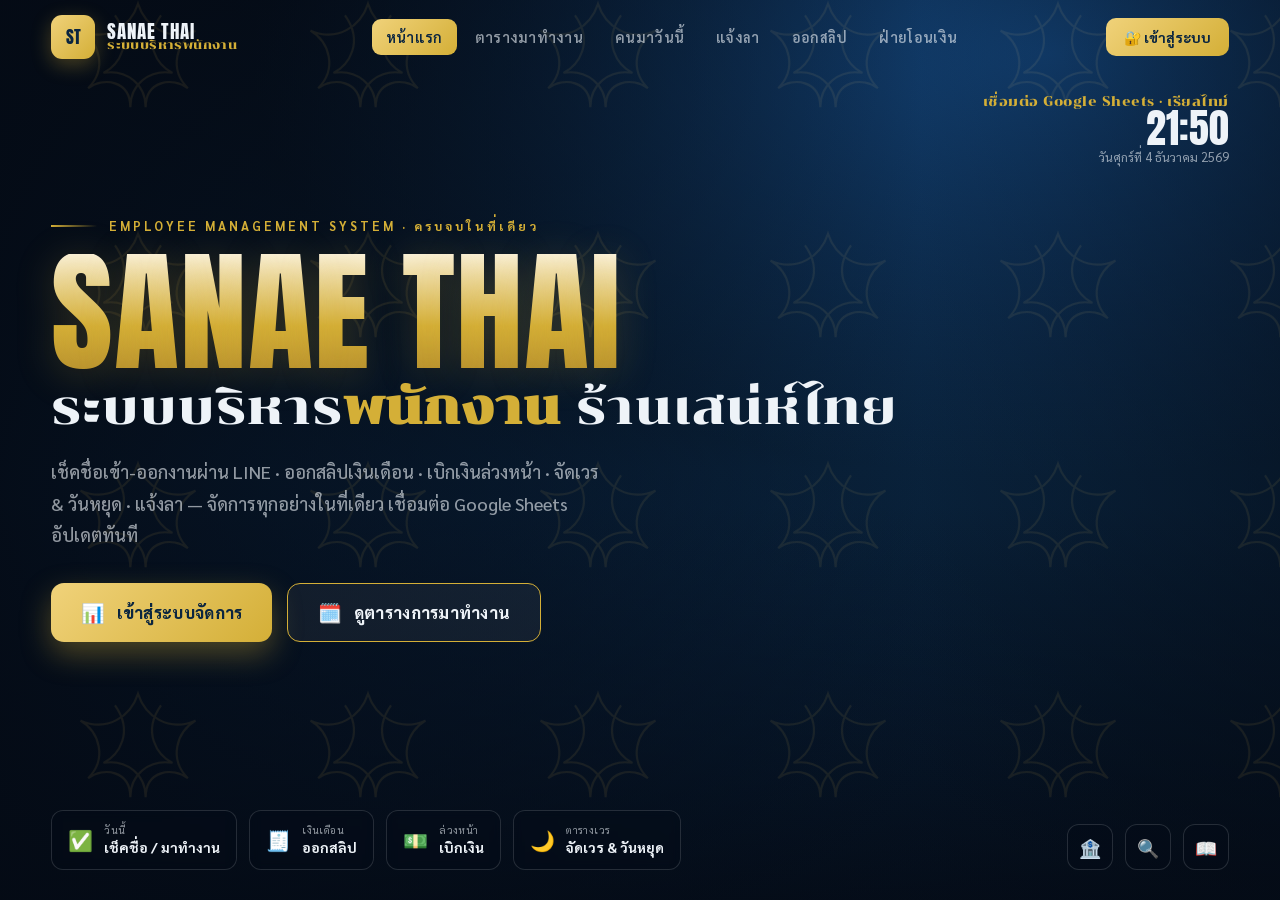
<file: index.html>
<!DOCTYPE html>
<html lang="th">
<head>
<meta charset="UTF-8">
<meta name="viewport" content="width=device-width, initial-scale=1.0">
<title>SANAE THAI · ระบบบริหารพนักงาน</title>
<link rel="preconnect" href="https://fonts.googleapis.com">
<link rel="preconnect" href="https://fonts.gstatic.com" crossorigin>
<link href="https://fonts.googleapis.com/css2?family=Anton&family=Chonburi&family=Sarabun:wght@400;500;600;700;800&display=swap" rel="stylesheet">
<style>
  :root{
    --ink:#06111f;
    --navy:#0A2540;
    --navy-2:#0f3157;
    --gold:#D4AF37;
    --gold-2:#f0d27a;
    --cream:#eef3f8;
    --muted:rgba(238,243,248,.6);
    --line:rgba(238,243,248,.14);
    --ok:#22c55e;
    --nav-h:74px;
  }
  *{margin:0;padding:0;box-sizing:border-box}
  html{scroll-behavior:smooth}
  body{font-family:'Sarabun',system-ui,sans-serif;background:var(--ink);color:var(--cream);
    min-height:100vh;overflow-x:hidden;-webkit-font-smoothing:antialiased}
  a{color:inherit;text-decoration:none}

  .stage{position:relative;min-height:100vh;display:flex;flex-direction:column;overflow:hidden;isolation:isolate}
  /* พื้นหลัง cinematic กรมท่า — เปลี่ยนเป็นรูป/วิดีโอร้านได้ที่ .bg-media */
  .bg-media{position:absolute;inset:0;z-index:-3;background:
      radial-gradient(120% 90% at 82% 6%, #14477e 0%, transparent 52%),
      radial-gradient(150% 130% at 8% 104%, #0c2f57 0%, transparent 55%),
      linear-gradient(180deg,#06111f 0%, #0a2540 52%, #071b31 100%);}
  .bg-media::after{content:"";position:absolute;inset:0;
    background:linear-gradient(90deg, rgba(4,10,20,.9) 0%, rgba(4,10,20,.55) 40%, rgba(4,10,20,.12) 72%, rgba(4,10,20,.5) 100%),
               linear-gradient(0deg, rgba(4,10,20,.85) 0%, transparent 44%)}
  .bg-thai{position:absolute;inset:0;z-index:-2;opacity:.09;mix-blend-mode:screen;
    background-image:url("data:image/svg+xml;utf8,<svg xmlns='http://www.w3.org/2000/svg' width='120' height='120' viewBox='0 0 120 120'><g fill='none' stroke='%23D4AF37' stroke-width='1.1'><path d='M60 8c10 14 2 26-6 30 12-2 22 6 22 18 0-14 14-16 22-10-10-10-6-24 4-30-14 6-26-2-30-14-4 12-16 20-30 14 10 6 14 20 4 30 8-6 22-4 22 10 0-12 10-20 22-18-8-4-16-16-6-30'/></g></svg>");
    background-size:230px}
  .spark{position:absolute;inset:0;z-index:-1;overflow:hidden;pointer-events:none}
  .sp{position:absolute;bottom:-10px;border-radius:50%;
    background:radial-gradient(circle,var(--gold-2),var(--gold) 60%,transparent);
    filter:blur(.3px);opacity:0;animation:rise linear infinite}
  @keyframes rise{0%{transform:translateY(0);opacity:0}14%{opacity:.8}82%{opacity:.55}
    100%{transform:translateY(-102vh) translateX(var(--dx,16px));opacity:0}}

  /* NAV */
  .nav{position:relative;z-index:5;height:var(--nav-h);display:flex;align-items:center;gap:22px;
    padding:0 clamp(18px,4vw,54px)}
  .brand{display:flex;align-items:center;gap:12px;flex-shrink:0}
  .brand-mark{width:44px;height:44px;border-radius:11px;flex-shrink:0;display:grid;place-items:center;
    font-family:'Anton';font-size:17px;color:var(--navy);
    background:linear-gradient(135deg,var(--gold-2),var(--gold));box-shadow:0 6px 20px rgba(212,175,55,.32)}
  .brand-name{font-family:'Anton';letter-spacing:1px;font-size:19px;line-height:.9}
  .brand-name small{display:block;font-family:'Chonburi';font-size:12px;color:var(--gold);letter-spacing:.4px}

  .menu{display:flex;align-items:center;gap:4px;margin:0 auto}
  .menu a{position:relative;font-weight:600;font-size:14.5px;letter-spacing:.3px;padding:9px 14px;
    border-radius:9px;color:var(--muted);transition:color .2s}
  .menu a:hover,.menu a.active{color:var(--cream)}
  .menu a.active{color:var(--navy)}
  .menu a.active::before{content:"";position:absolute;inset:0;border-radius:9px;z-index:-1;
    background:linear-gradient(135deg,var(--gold-2),var(--gold))}
  .menu a:not(.active)::after{content:"";position:absolute;left:14px;right:14px;bottom:5px;height:2px;
    background:var(--gold);transform:scaleX(0);transform-origin:left;transition:transform .22s}
  .menu a:not(.active):hover::after{transform:scaleX(1)}

  .nav-right{display:flex;align-items:center;gap:12px;flex-shrink:0}
  .nav-user{font-size:13px;color:var(--muted);display:none}
  .nav-user b{color:var(--gold)}
  .nav-cta{display:inline-flex;align-items:center;gap:8px;font-weight:700;font-size:14px;padding:10px 18px;
    border-radius:10px;background:linear-gradient(135deg,var(--gold-2),var(--gold));color:var(--navy);
    cursor:pointer;transition:.2s}
  .nav-cta:hover{transform:translateY(-1px);box-shadow:0 8px 20px rgba(212,175,55,.35)}
  .burger{display:none;width:44px;height:44px;border-radius:10px;border:1px solid var(--line);
    background:rgba(255,255,255,.04);color:var(--cream);font-size:20px;cursor:pointer}

  /* HERO */
  .hero{position:relative;z-index:4;flex:1;display:flex;flex-direction:column;justify-content:center;
    padding:0 clamp(18px,4vw,64px);max-width:1160px}
  .eyebrow{display:inline-flex;align-items:center;gap:12px;margin-bottom:20px;font-weight:700;
    letter-spacing:3px;font-size:12.5px;text-transform:uppercase;color:var(--gold)}
  .eyebrow .rule{width:46px;height:2px;background:linear-gradient(90deg,var(--gold),transparent)}
  .title{font-family:'Anton';font-weight:400;line-height:.86;letter-spacing:1px;
    font-size:clamp(56px,10.5vw,158px);
    background:linear-gradient(180deg,#fbf3dd 0%,var(--gold) 62%,#a9822a 120%);
    -webkit-background-clip:text;background-clip:text;color:transparent;
    text-shadow:0 6px 40px rgba(212,175,55,.22)}
  .title-th{font-family:'Chonburi';font-size:clamp(22px,4.2vw,48px);margin-top:8px;letter-spacing:1px}
  .title-th b{color:var(--gold)}
  .tagline{margin-top:20px;max-width:560px;font-size:clamp(15px,1.6vw,18px);line-height:1.75;
    color:var(--muted);font-weight:500}
  .cta-row{display:flex;flex-wrap:wrap;gap:15px;margin-top:32px}
  .btn{display:inline-flex;align-items:center;gap:11px;font-weight:800;font-size:16px;padding:16px 30px;
    border-radius:13px;cursor:pointer;letter-spacing:.3px;border:none;font-family:inherit;
    transition:transform .18s,box-shadow .2s,filter .2s}
  .btn .b-ico{font-size:19px}
  .btn-primary{background:linear-gradient(135deg,var(--gold-2),var(--gold));color:var(--navy);
    box-shadow:0 12px 30px rgba(212,175,55,.35)}
  .btn-primary:hover{transform:translateY(-2px);filter:brightness(1.04);box-shadow:0 18px 40px rgba(212,175,55,.45)}
  .btn-ghost{background:rgba(255,255,255,.05);color:var(--cream);border:1.5px solid var(--gold)}
  .btn-ghost:hover{transform:translateY(-2px);background:rgba(212,175,55,.12)}

  /* BOTTOM: ฟีเจอร์ + quick access */
  .bottom{position:relative;z-index:4;padding:24px clamp(18px,4vw,64px) 30px;
    display:flex;align-items:flex-end;justify-content:space-between;gap:22px;flex-wrap:wrap}
  .features{display:flex;gap:12px;flex-wrap:wrap}
  .feat{display:flex;align-items:center;gap:11px;padding:12px 16px;border-radius:12px;
    border:1px solid var(--line);background:rgba(4,12,24,.4);backdrop-filter:blur(5px);transition:.2s}
  .feat:hover{border-color:var(--gold);transform:translateY(-2px)}
  .feat .f-ico{font-size:20px}
  .feat .f-txt small{display:block;font-size:10.5px;color:var(--muted);letter-spacing:.4px;text-transform:uppercase}
  .feat .f-txt b{font-size:14px;font-weight:700;color:var(--cream)}
  .quick{display:flex;gap:12px;align-items:center}
  .quick a{width:46px;height:46px;border-radius:12px;display:grid;place-items:center;font-size:18px;
    border:1px solid var(--line);background:rgba(4,12,24,.4);color:var(--cream);transition:.2s}
  .quick a:hover{transform:translateY(-3px);border-color:var(--gold);color:var(--gold);background:rgba(212,175,55,.1)}

  /* CALLOUT: นาฬิกา/วันที่ real-time */
  .callout{position:absolute;top:calc(var(--nav-h) + 20px);right:clamp(18px,4vw,64px);z-index:4;text-align:right}
  .callout .k{font-family:'Chonburi';font-size:13px;color:var(--gold);letter-spacing:.5px}
  .callout .v{font-family:'Anton';font-size:clamp(24px,3.2vw,40px);line-height:.95}
  .callout .d{font-size:12.5px;color:var(--muted);margin-top:2px}

  /* MOBILE */
  .m-menu{position:fixed;inset:0;z-index:60;background:rgba(4,10,20,.97);backdrop-filter:blur(6px);
    display:none;flex-direction:column;padding:26px}
  .m-menu.open{display:flex}
  .m-menu .m-top{display:flex;justify-content:space-between;align-items:center;margin-bottom:24px}
  .m-menu a{font-family:'Anton';font-size:26px;letter-spacing:1px;color:var(--cream);padding:13px 0;
    border-bottom:1px solid var(--line)}
  .m-menu a:hover{color:var(--gold)}
  .m-close{width:44px;height:44px;border-radius:10px;border:1px solid var(--line);
    background:rgba(255,255,255,.04);color:var(--cream);font-size:16px;cursor:pointer}

  @media(max-width:1120px){.menu,.nav-user{display:none}.burger{display:grid;place-items:center}.callout{display:none}}
  @media(max-width:640px){
    :root{--nav-h:64px}
    .bottom{flex-direction:column;align-items:stretch}
    .quick{align-self:flex-start}
    .btn{flex:1;justify-content:center}
    .nav-cta{display:none}
  }
  @media(prefers-reduced-motion:reduce){.sp{display:none}*{animation:none!important;transition:none!important}}
</style>
</head>
<body>
<div class="stage">
  <div class="bg-media"></div>
  <div class="bg-thai"></div>
  <div class="spark" id="spark"></div>

  <nav class="nav">
    <div class="brand">
      <div class="brand-mark">ST</div>
      <div class="brand-name">SANAE THAI<small>ระบบบริหารพนักงาน</small></div>
    </div>
    <div class="menu">
      <a href="index.html" class="active">หน้าแรก</a>
      <a href="attendance.html">ตารางมาทำงาน</a>
      <a href="pages/dashboard.html">คนมาวันนี้</a>
      <a href="pages/leave.html">แจ้งลา</a>
      <a href="pages/payroll.html">ออกสลิป</a>
      <a href="pages/finance.html">ฝ่ายโอนเงิน</a>
    </div>
    <div class="nav-right">
      <span class="nav-user" id="navUser"></span>
      <a class="nav-cta" id="enterBtn" href="pages/dashboard.html">🔐 เข้าสู่ระบบ</a>
      <button class="burger" id="burger" aria-label="เมนู">☰</button>
    </div>
  </nav>

  <div class="callout">
    <div class="k">เชื่อมต่อ Google Sheets · เรียลไทม์</div>
    <div class="v" id="clock">--:--</div>
    <div class="d" id="today">—</div>
  </div>

  <header class="hero">
    <div class="eyebrow"><span class="rule"></span>Employee Management System · ครบจบในที่เดียว</div>
    <h1 class="title">SANAE&nbsp;THAI</h1>
    <div class="title-th">ระบบบริหาร<b>พนักงาน</b> ร้านเสน่ห์ไทย</div>
    <p class="tagline">เช็คชื่อเข้า-ออกงานผ่าน LINE · ออกสลิปเงินเดือน · เบิกเงินล่วงหน้า · จัดเวร &amp; วันหยุด · แจ้งลา — จัดการทุกอย่างในที่เดียว เชื่อมต่อ Google Sheets อัปเดตทันที</p>
    <div class="cta-row">
      <a class="btn btn-primary" id="mainCta" href="pages/dashboard.html"><span class="b-ico">📊</span> เข้าสู่ระบบจัดการ</a>
      <a class="btn btn-ghost" href="attendance.html"><span class="b-ico">🗓️</span> ดูตารางการมาทำงาน</a>
    </div>
  </header>

  <div class="bottom">
    <div class="features">
      <a class="feat" href="pages/dashboard.html"><span class="f-ico">✅</span><span class="f-txt"><small>วันนี้</small><b>เช็คชื่อ / มาทำงาน</b></span></a>
      <a class="feat" href="pages/payroll.html"><span class="f-ico">🧾</span><span class="f-txt"><small>เงินเดือน</small><b>ออกสลิป</b></span></a>
      <a class="feat" href="pages/advance.html"><span class="f-ico">💵</span><span class="f-txt"><small>ล่วงหน้า</small><b>เบิกเงิน</b></span></a>
      <a class="feat" href="pages/leave.html"><span class="f-ico">🌙</span><span class="f-txt"><small>ตารางเวร</small><b>จัดเวร &amp; วันหยุด</b></span></a>
    </div>
    <div class="quick">
      <a href="pages/finance.html" title="ฝ่ายโอนเงิน">🏦</a>
      <a href="pages/search.html" title="ค้นหาตามวันที่">🔍</a>
      <a href="README.md" title="คู่มือการใช้งาน">📖</a>
    </div>
  </div>
</div>

<div class="m-menu" id="mMenu">
  <div class="m-top">
    <div class="brand"><div class="brand-mark">ST</div><div class="brand-name">SANAE THAI<small>ระบบบริหารพนักงาน</small></div></div>
    <button class="m-close" id="mClose">✕</button>
  </div>
  <a href="attendance.html">ตารางมาทำงาน</a>
  <a href="pages/dashboard.html">คนมาวันนี้</a>
  <a href="pages/leave.html">แจ้งลา & ปฏิทิน</a>
  <a href="pages/advance.html">เบิกเงินล่วงหน้า</a>
  <a href="pages/payroll.html">ออกสลิปเงินเดือน</a>
  <a href="pages/finance.html">ฝ่ายโอนเงิน</a>
</div>

<script src="js/config.js"></script>
<script src="js/auth.js"></script>
<script>
  // ประกายทองลอย
  (function(){
    const box=document.getElementById('spark'); if(!box) return;
    const N=window.matchMedia('(prefers-reduced-motion: reduce)').matches?0:22;
    for(let i=0;i<N;i++){
      const e=document.createElement('div'); e.className='sp';
      const s=2+Math.random()*3;
      e.style.left=Math.random()*100+'%'; e.style.width=e.style.height=s+'px';
      e.style.setProperty('--dx',(Math.random()*60-30)+'px');
      e.style.animationDuration=(7+Math.random()*7)+'s';
      e.style.animationDelay=(-Math.random()*12)+'s';
      box.appendChild(e);
    }
  })();

  // นาฬิกา + วันที่ real-time
  function tick(){
    const n=new Date();
    document.getElementById('clock').textContent=n.toLocaleTimeString('th-TH',{hour:'2-digit',minute:'2-digit'});
    document.getElementById('today').textContent=n.toLocaleDateString('th-TH',{weekday:'long',day:'numeric',month:'long',year:'numeric'});
  }
  tick(); setInterval(tick,1000*30);

  // สะท้อนสถานะล็อกอิน (ถ้าเข้าระบบแล้ว เปลี่ยนปุ่มเป็น "ไปที่แดชบอร์ด")
  try{
    if(typeof Auth!=="undefined" && Auth.isLoggedIn()){
      const s=Auth.getSession();
      const nu=document.getElementById('navUser'); nu.style.display='inline';
      nu.innerHTML=`สวัสดี, <b>${(s&&s.name)||'ผู้ดูแล'}</b>`;
      const cta=document.getElementById('mainCta'); cta.querySelector('.b-ico').textContent='📊';
      cta.childNodes[cta.childNodes.length-1].textContent=' ไปที่แดชบอร์ด';
      document.getElementById('enterBtn').textContent='ออกจากระบบ';
      document.getElementById('enterBtn').removeAttribute('href');
      document.getElementById('enterBtn').style.cursor='pointer';
      document.getElementById('enterBtn').onclick=()=>Auth.logout();
    }
  }catch(e){}

  // เมนูมือถือ
  const mMenu=document.getElementById('mMenu');
  document.getElementById('burger').onclick=()=>mMenu.classList.add('open');
  document.getElementById('mClose').onclick=()=>mMenu.classList.remove('open');
  mMenu.querySelectorAll('a').forEach(a=>a.onclick=()=>mMenu.classList.remove('open'));
</script>
</body>
</html>
</file>
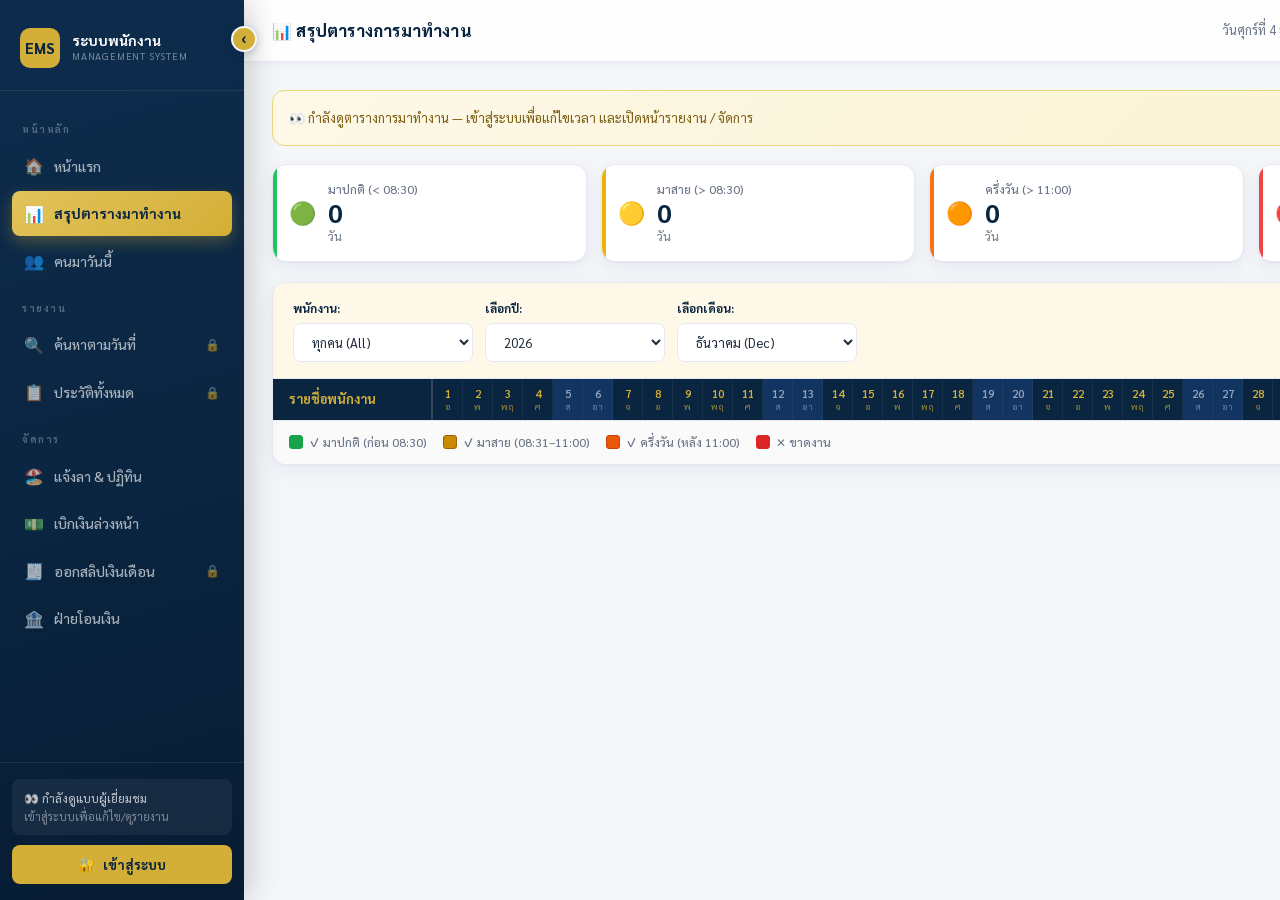
<file: attendance.html>
<!DOCTYPE html>
<html lang="th">
<head>
  <meta charset="UTF-8">
  <meta name="viewport" content="width=device-width, initial-scale=1.0">
  <title>สรุปตารางมาทำงาน — ระบบพนักงาน</title>
  <link href="https://fonts.googleapis.com/css2?family=Sarabun:wght@300;400;500;600;700;800&display=swap" rel="stylesheet">
  <link rel="stylesheet" href="css/main.css">
  <link rel="stylesheet" href="css/attendance.css">
  <link rel="stylesheet" href="css/pages.css">
  <style>
    .edit-hint-bar {
      display:none; align-items:center; gap:8px;
      padding:9px 14px; background:#fffbeb;
      border:1px solid #fde68a; border-radius:8px;
      font-size:12.5px; color:#92400e; margin-bottom:10px;
    }
    .edit-hint-bar.show { display:flex; }
    .view-banner {
      display:flex; align-items:center; gap:10px; flex-wrap:wrap;
      background:linear-gradient(135deg,#fdf8e8,#faf3d0);
      border:1px solid #e8d97a; border-radius:12px;
      padding:12px 16px; margin-bottom:18px; font-size:13px; color:#7a5c10;
    }
    .view-banner.hide { display:none; }
    .view-banner button {
      margin-left:auto; border:none; background:var(--blue); color:#fff;
      padding:7px 14px; border-radius:8px; font-family:inherit; font-weight:700;
      font-size:12.5px; cursor:pointer;
    }
    .view-banner button:hover { background:var(--blue-hover); }
  </style>
</head>
<body>
<script src="js/config.js"></script>
<script src="js/auth.js"></script>
<script src="js/shell.js"></script>
<script src="js/api.js"></script>

<div class="app-shell">
  <div id="sidebar-mount"></div>

  <!-- ── MAIN ── -->
  <div class="main-content">
    <header class="topbar">
      <div class="topbar-title">📊 สรุปตารางการมาทำงาน</div>
      <div class="topbar-right">
        <span class="topbar-date" id="topbar-date"></span>
        <span class="topbar-auth" id="topbar-auth"></span>
        <button class="refresh-btn" id="refresh-btn" onclick="loadData(true)">🔄 อัปเดต</button>
      </div>
    </header>

    <main class="page-content">

      <!-- แบนเนอร์โหมดดูอย่างเดียว (ซ่อนเมื่อล็อกอินแล้ว) -->
      <div class="view-banner" id="view-banner">
        👀 กำลังดูตารางการมาทำงาน — เข้าสู่ระบบเพื่อแก้ไขเวลา และเปิดหน้ารายงาน / จัดการ
        <button onclick="Auth.openLogin()">🔐 เข้าสู่ระบบ</button>
      </div>

      <!-- ── Stat cards ── -->
      <div class="stat-cards" style="margin-bottom:20px">
        <div class="stat-card green">
          <div class="stat-icon">🟢</div>
          <div class="stat-info">
            <div class="stat-label">มาปกติ (&lt; 08:30)</div>
            <div class="stat-value" id="card-ontime">—</div>
            <div class="stat-unit">วัน</div>
          </div>
        </div>
        <div class="stat-card yellow">
          <div class="stat-icon">🟡</div>
          <div class="stat-info">
            <div class="stat-label">มาสาย (&gt; 08:30)</div>
            <div class="stat-value" id="card-late">—</div>
            <div class="stat-unit">วัน</div>
          </div>
        </div>
        <div class="stat-card orange">
          <div class="stat-icon">🟠</div>
          <div class="stat-info">
            <div class="stat-label">ครึ่งวัน (&gt; 11:00)</div>
            <div class="stat-value" id="card-half">—</div>
            <div class="stat-unit">วัน</div>
          </div>
        </div>
        <div class="stat-card red">
          <div class="stat-icon">🔴</div>
          <div class="stat-info">
            <div class="stat-label">ขาดงาน</div>
            <div class="stat-value" id="card-absent">—</div>
            <div class="stat-unit">วัน</div>
          </div>
        </div>
      </div>

      <!-- ── Attendance wrap ── -->
      <div class="att-wrap">
        <div class="selector-row">
          <div class="sel-wrap">
            <div style="font-size:12px;font-weight:700;color:var(--blue);margin-bottom:5px">พนักงาน:</div>
            <select class="ui-select" id="att-emp-sel"></select>
          </div>
          <div class="sel-wrap">
            <div style="font-size:12px;font-weight:700;color:var(--blue);margin-bottom:5px">เลือกปี:</div>
            <select class="ui-select" id="att-year-sel"></select>
          </div>
          <div class="sel-wrap" id="month-sel-wrap">
            <div style="font-size:12px;font-weight:700;color:var(--blue);margin-bottom:5px">เลือกเดือน:</div>
            <select class="ui-select" id="att-month-sel"></select>
          </div>
        </div>

        <div class="edit-hint-bar" id="edit-hint">
          ✏️
          <span>คลิกที่เซลล์ใดก็ได้เพื่อ <strong>เพิ่ม / แก้ไข / ลบ</strong> ข้อมูลการมาทำงาน
          &nbsp;·&nbsp; การแก้ไขจะบันทึกลง Google Sheet ถาวร</span>
        </div>

        <div id="att-grid">
          <div style="padding:40px;text-align:center;color:#888">⏳ กำลังโหลดข้อมูล...</div>
        </div>

        <div class="att-legend">
          <div class="legend-item"><div class="legend-dot ontime" style="background:#16a34a"></div> ✓ มาปกติ (ก่อน 08:30)</div>
          <div class="legend-item"><div class="legend-dot late" style="background:#ca8a04"></div> ✓ มาสาย (08:31–11:00)</div>
          <div class="legend-item"><div class="legend-dot half" style="background:#ea580c"></div> ✓ ครึ่งวัน (หลัง 11:00)</div>
          <div class="legend-item"><div class="legend-dot absent" style="background:#dc2626"></div> ✕ ขาดงาน</div>
        </div>
      </div>
    </main>
  </div>
</div>

<script src="js/attendance.js"></script>
<script>
  // ── เมนู + สถานะล็อกอิน ──────────────────────────────────────
  function renderShell() {
    Shell.mount({ active: "attendance" });
    const authEl = document.getElementById("topbar-auth");
    const banner = document.getElementById("view-banner");
    if (Auth.isLoggedIn()) {
      const s = Auth.getSession();
      authEl.innerHTML = `<span class="chip-user">👤 ${s?.name || "ผู้ดูแล"}</span>
                          <button onclick="Auth.logout()">ออกจากระบบ</button>`;
      banner?.classList.add("hide");
    } else {
      authEl.innerHTML = `<button onclick="Auth.openLogin()">🔐 เข้าสู่ระบบ</button>`;
      banner?.classList.remove("hide");
    }
  }
  renderShell();

  // ── นาฬิกาหัวข้อ ─────────────────────────────────────────────
  function updateDate() {
    const el = document.getElementById("topbar-date");
    if (el) el.textContent = new Date().toLocaleDateString("th-TH",
      { weekday:"long", year:"numeric", month:"long", day:"numeric" });
  }
  updateDate(); setInterval(updateDate, 60_000);

  // ── ซิงค์แถบคำแนะนำการแก้ไข ─────────────────────────────────
  document.addEventListener("change", e => {
    if (e.target.id !== "att-emp-sel") return;
    const hint = document.getElementById("edit-hint");
    if (hint) hint.classList.toggle("show", e.target.value !== "all" && Auth.isLoggedIn());
  });

  // ── โหลดข้อมูล ──────────────────────────────────────────────
  async function loadData(force = false) {
    const btn = document.getElementById("refresh-btn");
    if (btn) { btn.classList.add("loading"); btn.textContent = "⏳ โหลด..."; }
    try {
      const data = await API.fetchAll(force);
      await AttendancePage.init(data.attendance);
    } finally {
      if (btn) { btn.classList.remove("loading"); btn.textContent = "🔄 อัปเดต"; }
    }
  }
  window.addEventListener("load", () => loadData());
</script>
</body>
</html>
</file>
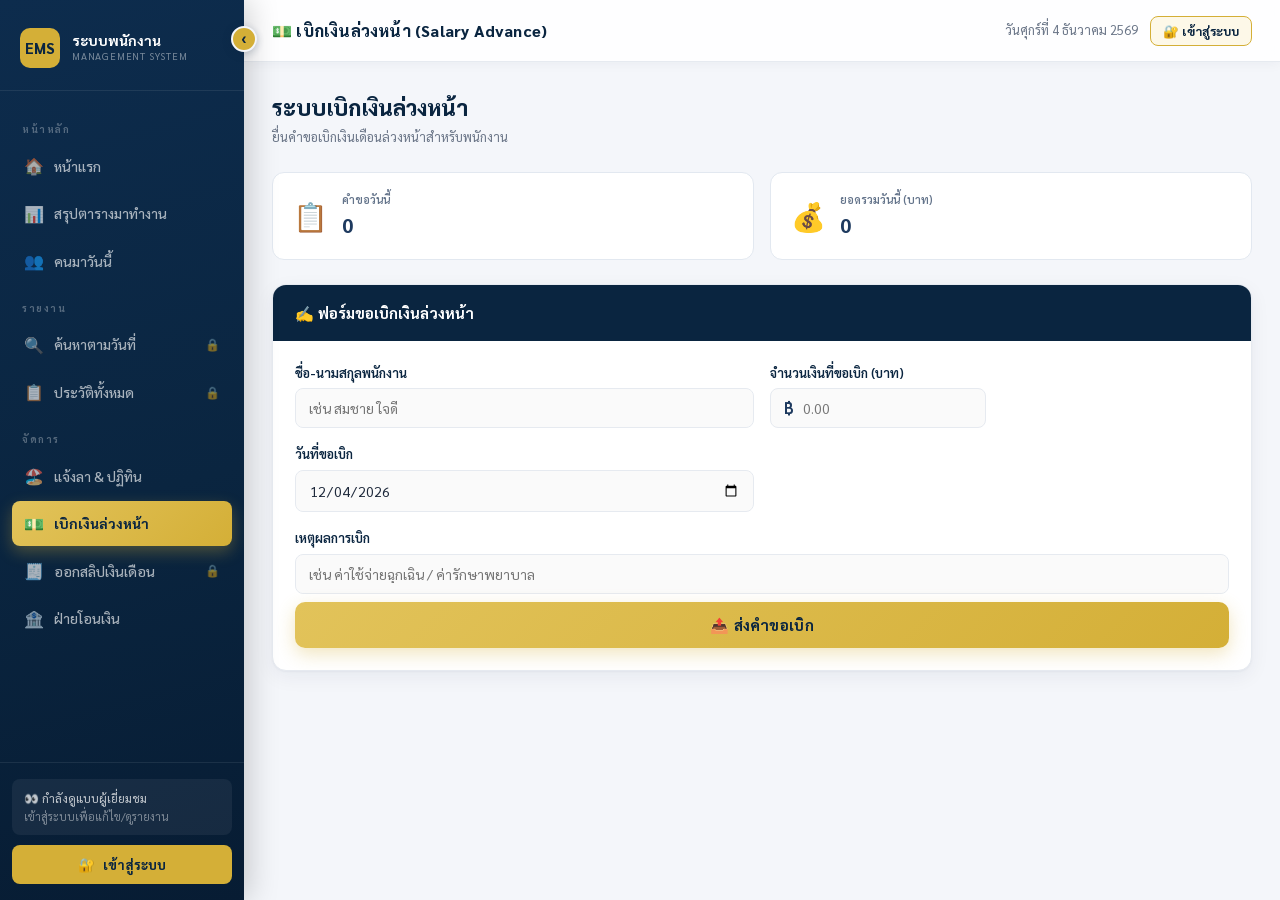
<file: pages/advance.html>
<!DOCTYPE html>
<html lang="th">
<head>
  <meta charset="UTF-8">
  <meta name="viewport" content="width=device-width, initial-scale=1.0">
  <title>เบิกเงินล่วงหน้า — ระบบพนักงาน</title>
  <link href="https://fonts.googleapis.com/css2?family=Sarabun:wght@300;400;500;600;700;800&display=swap" rel="stylesheet">
  <link rel="stylesheet" href="../css/main.css">
  <link rel="stylesheet" href="../css/pages.css">
  <style>
    /* ── Advance-specific styles ── */
    .adv-alert {
      display: none;
      padding: 12px 16px;
      border-radius: 10px;
      font-size: 13px;
      font-weight: 600;
      margin-bottom: 16px;
    }
    .adv-alert.success { background: #dcfce7; color: #166534; border: 1px solid #bbf7d0; }
    .adv-alert.error   { background: #fee2e2; color: #991b1b; border: 1px solid #fecaca; }

    .amount-wrap {
      position: relative;
    }
    .amount-wrap::before {
      content: "฿";
      position: absolute;
      left: 14px; top: 50%; transform: translateY(-50%);
      font-size: 16px; font-weight: 700; color: #1e3a5f;
      pointer-events: none;
    }
    .amount-wrap input {
      padding-left: 32px !important;
    }

    .adv-history-wrap {
      margin-top: 28px;
    }
    .adv-history-table {
      width: 100%;
      border-collapse: collapse;
      font-size: 13px;
    }
    .adv-history-table th {
      background: #1e3a5f;
      color: #fff;
      font-weight: 700;
      padding: 10px 14px;
      text-align: left;
      white-space: nowrap;
    }
    .adv-history-table th:first-child { border-radius: 8px 0 0 0; }
    .adv-history-table th:last-child  { border-radius: 0 8px 0 0; }
    .adv-history-table td {
      padding: 10px 14px;
      border-bottom: 1px solid #f1f5f9;
      vertical-align: middle;
    }
    .adv-history-table tr:last-child td { border-bottom: none; }
    .adv-history-table tr:hover td { background: #f8fafc; }

    .adv-badge {
      display: inline-block;
      padding: 3px 10px;
      border-radius: 20px;
      font-size: 11px;
      font-weight: 700;
    }
    .adv-badge.sent    { background: #dcfce7; color: #166534; }
    .adv-badge.pending { background: #fef9c3; color: #92400e; }
    .adv-badge.paid    { background: #dcfce7; color: #166534; }

    .adv-transfer-btn {
      border: none; cursor: pointer;
      background: #1e3a5f; color: #fff;
      padding: 6px 13px; border-radius: 8px;
      font-family: 'Sarabun', sans-serif; font-size: 12px; font-weight: 700;
      white-space: nowrap; transition: background .15s;
    }
    .adv-transfer-btn:hover:not(:disabled) { background: #16304f; }
    .adv-transfer-btn:disabled { opacity: .6; cursor: default; }
    .adv-paid-note { color: #94a3b8; font-size: 12px; }
    .adv-del-btn {
      border: 1px solid #fecaca; cursor: pointer;
      background: #fff5f5; color: #dc2626;
      padding: 6px 11px; border-radius: 8px;
      font-family: 'Sarabun', sans-serif; font-size: 12px; font-weight: 700;
      white-space: nowrap; transition: .15s;
    }
    .adv-del-btn:hover:not(:disabled) { background: #fee2e2; }
    .adv-del-btn:disabled { opacity: .6; cursor: default; }

    .info-cards {
      display: grid;
      grid-template-columns: repeat(auto-fit, minmax(200px, 1fr));
      gap: 16px;
      margin-bottom: 24px;
    }
    .info-card {
      background: #fff;
      border: 1px solid #e2e8f0;
      border-radius: 12px;
      padding: 18px 20px;
      display: flex;
      align-items: center;
      gap: 14px;
    }
    .info-card-icon {
      font-size: 28px;
      flex-shrink: 0;
    }
    .info-card-label { font-size: 11px; color: #64748b; font-weight: 600; }
    .info-card-value { font-size: 20px; font-weight: 800; color: #1e3a5f; }

    @media (max-width: 600px) {
      .adv-history-table { font-size: 12px; }
      .adv-history-table th, .adv-history-table td { padding: 8px 10px; }
    }
  </style>
</head>
<body>
<script src="../js/config.js"></script>
<script src="../js/auth.js"></script>
<script src="../js/shell.js"></script>
<script src="../js/api.js"></script>
<script src="../js/ui-modal.js"></script>


<div class="app-shell">

  <!-- ── SIDEBAR ── -->
  <div id="sidebar-mount"></div>

  <!-- ── MAIN ── -->
  <div class="main-content">
    <header class="topbar">
      <div class="topbar-title">💵 เบิกเงินล่วงหน้า (Salary Advance)</div>
      <div class="topbar-right">
        <span class="topbar-date" id="topbar-date"></span>
        <span class="topbar-auth" id="topbar-auth"></span>
      </div>
    </header>

    <main class="page-content">

      <div class="page-header">
        <h1>ระบบเบิกเงินล่วงหน้า</h1>
        <p>ยื่นคำขอเบิกเงินเดือนล่วงหน้าสำหรับพนักงาน</p>
      </div>

      <!-- ── Info cards ── -->
      <div class="info-cards">
        <div class="info-card">
          <div class="info-card-icon">📋</div>
          <div>
            <div class="info-card-label">คำขอวันนี้</div>
            <div class="info-card-value" id="adv-count-today">—</div>
          </div>
        </div>
        <div class="info-card">
          <div class="info-card-icon">💰</div>
          <div>
            <div class="info-card-label">ยอดรวมวันนี้ (บาท)</div>
            <div class="info-card-value" id="adv-sum-today">—</div>
          </div>
        </div>
      </div>

      <!-- ── Form card ── -->
      <div class="form-card">
        <div class="form-card-header">✍️ ฟอร์มขอเบิกเงินล่วงหน้า</div>
        <div class="form-body">

          <!-- Alert -->
          <div class="adv-alert" id="adv-alert"></div>

          <div class="form-grid">
            <!-- ชื่อพนักงาน -->
            <div class="form-group">
              <label for="adv-name">ชื่อ-นามสกุลพนักงาน</label>
              <input type="text"
                     id="adv-name"
                     list="emp-datalist"
                     placeholder="เช่น สมชาย ใจดี"
                     autocomplete="off">
              <datalist id="emp-datalist"></datalist>
            </div>

            <!-- จำนวนเงิน -->
            <div class="form-group">
              <label for="adv-amount">จำนวนเงินที่ขอเบิก (บาท)</label>
              <div class="amount-wrap">
                <input type="number"
                       id="adv-amount"
                       min="1"
                       step="0.01"
                       placeholder="0.00">
              </div>
            </div>

            <!-- วันที่ -->
            <div class="form-group">
              <label for="adv-date">วันที่ขอเบิก</label>
              <input type="date" id="adv-date">
            </div>

            <!-- เหตุผล -->
            <div class="form-group full">
              <label for="adv-reason">เหตุผลการเบิก</label>
              <input type="text"
                     id="adv-reason"
                     placeholder="เช่น ค่าใช้จ่ายฉุกเฉิน / ค่ารักษาพยาบาล">
            </div>
          </div>

          <button class="submit-btn" id="advance-submit-btn" style="margin-top:8px">
            📤 ส่งคำขอเบิก
          </button>
        </div>
      </div>

      <!-- ── History table ── -->
      <div class="adv-history-wrap form-card" id="adv-history-wrap" style="display:none">
        <div class="form-card-header">📋 ประวัติคำขอเบิก (ทั้งหมด)</div>
        <div class="form-body" style="padding-top:0">
          <div style="overflow-x:auto">
            <table class="adv-history-table">
              <thead>
                <tr>
                  <th>วันที่ขอเบิก</th>
                  <th>ชื่อพนักงาน</th>
                  <th>จำนวน (บาท)</th>
                  <th>เหตุผล</th>
                  <th>สถานะ</th>
                  <th>การโอน</th>
                  <th>ลบ</th>
                </tr>
              </thead>
              <tbody id="adv-history-body"></tbody>
            </table>
          </div>
        </div>
      </div>

    </main>
  </div>
</div>

<script src="../js/advance.js"></script>
<script>
  // ── Date topbar ──────────────────────────────────────────────
  function updateDate() {
    const el = document.getElementById("topbar-date");
    if (el) el.textContent = new Date().toLocaleDateString("th-TH",
      { weekday:"long", year:"numeric", month:"long", day:"numeric" });
  }
  updateDate(); setInterval(updateDate, 60_000);

  // ── Info cards (นับจาก history) ─────────────────────────────
  function updateInfoCards() {
    try {
      const today = new Date().toISOString().slice(0, 10);
      const hist  = JSON.parse(sessionStorage.getItem("advance_history")) || [];
      const todayItems = hist.filter(h => h.requestDate === today);
      const sum = todayItems.reduce((acc, h) => acc + (+h.amount || 0), 0);

      const countEl = document.getElementById("adv-count-today");
      const sumEl   = document.getElementById("adv-sum-today");
      if (countEl) countEl.textContent = todayItems.length;
      if (sumEl)   sumEl.textContent   = sum.toLocaleString("th-TH",
        { minimumFractionDigits: 0, maximumFractionDigits: 0 });
    } catch {}
  }

  // ── Init ─────────────────────────────────────────────────────
  window.addEventListener("load", async () => {
    // หน้านี้เปิดสาธารณะ: ดูได้เลย แต่ต้องใส่รหัสผ่านพนักงานตอนกดส่งคำขอ
    Shell.mount({ active:"advance" });
    updateInfoCards();
    await AdvancePage.init();
    // อัปเดต cards หลัง init (history อาจโหลดแล้ว)
    updateInfoCards();

    // อัปเดต cards ทุกครั้งที่มีการส่งฟอร์ม
    document.getElementById("advance-submit-btn")?.addEventListener("click", () => {
      setTimeout(updateInfoCards, 800);
    });
  });
</script>
</body>
</html>
</file>
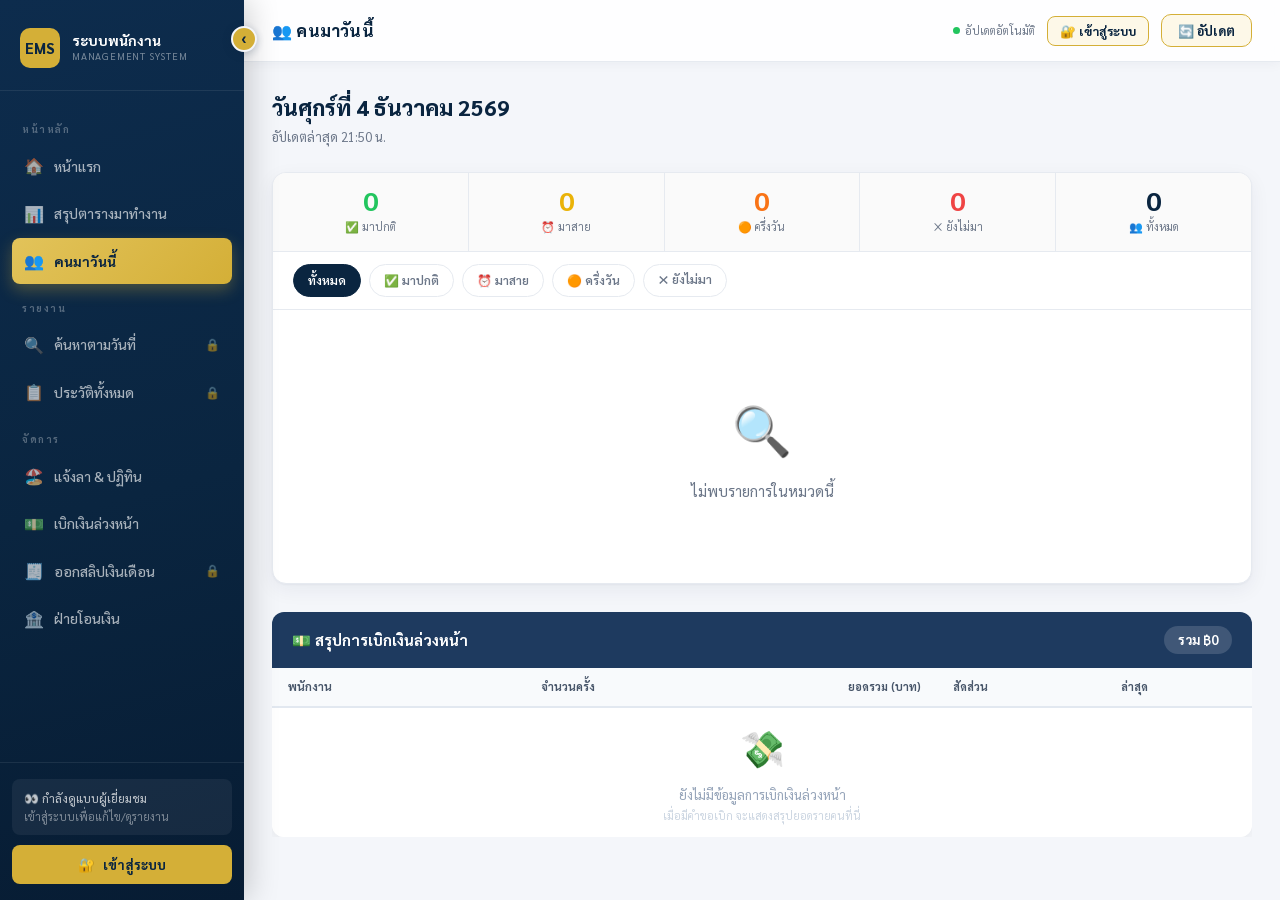
<file: pages/dashboard.html>
<!DOCTYPE html>
<html lang="th">
<head>
  <meta charset="UTF-8">
  <meta name="viewport" content="width=device-width, initial-scale=1.0">
  <title>เช็คคนมาวันนี้ — ระบบพนักงาน</title>
  <link href="https://fonts.googleapis.com/css2?family=Sarabun:wght@300;400;500;600;700;800&display=swap" rel="stylesheet">
  <link rel="stylesheet" href="../css/main.css">
  <link rel="stylesheet" href="../css/pages.css">
  <style>
    /* ── Today grid ────────────────────────────────────────── */
    .today-grid {
      display: grid;
      grid-template-columns: repeat(auto-fill, minmax(200px, 1fr));
      gap: 12px;
      padding: 20px;
    }

    .emp-card {
      background: var(--surface);
      border: 1.5px solid var(--border);
      border-radius: 10px;
      padding: 14px 16px;
      display: flex;
      align-items: center;
      gap: 12px;
      transition: all .2s;
      position: relative;
      overflow: hidden;
    }
    .emp-card::before {
      content: '';
      position: absolute;
      left: 0; top: 0; bottom: 0;
      width: 4px;
    }
    .emp-card.status-ontime::before { background: var(--green); }
    .emp-card.status-late::before   { background: var(--yellow); }
    .emp-card.status-half::before   { background: var(--orange); }
    .emp-card.status-absent::before { background: var(--red); }

    .emp-card.status-absent {
      background: #fef2f2;
      border-color: #fecaca;
    }
    .emp-card.status-ontime { border-color: #bbf7d0; }
    .emp-card.status-late   { border-color: #fef08a; }
    .emp-card.status-half   { border-color: #fed7aa; }

    .emp-avatar {
      width: 38px; height: 38px; border-radius: 50%;
      display: flex; align-items: center; justify-content: center;
      font-weight: 800; font-size: 15px; flex-shrink: 0;
      color: var(--blue);
    }
    .status-ontime .emp-avatar { background: #dcfce7; }
    .status-late   .emp-avatar { background: #fef9c3; }
    .status-half   .emp-avatar { background: #ffedd5; }
    .status-absent .emp-avatar { background: #fee2e2; }

    .emp-info { flex: 1; min-width: 0; }
    .emp-name { font-size: 13px; font-weight: 700; color: var(--blue); white-space: nowrap; overflow: hidden; text-overflow: ellipsis; }
    .emp-time { font-size: 12px; color: var(--muted); margin-top: 1px; }

    .emp-status-badge {
      font-size: 10px; font-weight: 700; padding: 2px 7px;
      border-radius: 10px; flex-shrink: 0;
    }
    .status-ontime .emp-status-badge { background: #dcfce7; color: #16a34a; }
    .status-late   .emp-status-badge { background: #fef9c3; color: #a16207; }
    .status-half   .emp-status-badge { background: #ffedd5; color: #c2410c; }
    .status-absent .emp-status-badge { background: #fee2e2; color: #dc2626; }

    /* ── Summary strip ──────────────────────────────────────── */
    .today-summary {
      display: flex; gap: 0;
      border-bottom: 1px solid var(--border);
      background: #fafafa;
    }
    .summary-chip {
      flex: 1; text-align: center;
      padding: 14px 8px;
      border-right: 1px solid var(--border);
      font-size: 13px;
    }
    .summary-chip:last-child { border-right: none; }
    .summary-chip .chip-num {
      font-size: 26px; font-weight: 800;
      line-height: 1; display: block; margin-bottom: 3px;
    }
    .summary-chip .chip-label { font-size: 11px; color: var(--muted); }
    .chip-green  .chip-num { color: var(--green); }
    .chip-yellow .chip-num { color: var(--yellow); }
    .chip-orange .chip-num { color: var(--orange); }
    .chip-red    .chip-num { color: var(--red); }
    .chip-blue   .chip-num { color: var(--blue); }

    /* ── Filter bar ─────────────────────────────────────────── */
    .filter-bar {
      display: flex; gap: 8px; padding: 12px 20px;
      border-bottom: 1px solid var(--border);
      background: var(--surface);
      flex-wrap: wrap;
    }
    .filter-btn {
      padding: 6px 14px; border-radius: 20px;
      border: 1.5px solid var(--border);
      background: none; cursor: pointer;
      font-family: inherit; font-size: 12px; font-weight: 600;
      color: var(--muted); transition: all .2s;
    }
    .filter-btn.active          { background: var(--blue); border-color: var(--blue); color: #fff; }
    .filter-btn.f-ontime.active { background: var(--green);  border-color: var(--green); }
    .filter-btn.f-late.active   { background: var(--yellow); border-color: var(--yellow); color: #000; }
    .filter-btn.f-half.active   { background: var(--orange); border-color: var(--orange); }
    .filter-btn.f-absent.active { background: var(--red);    border-color: var(--red); }

    /* ── Auto-refresh indicator ─────────────────────────────── */
    .live-dot {
      display: inline-flex; align-items: center; gap: 5px;
      font-size: 11px; color: var(--muted);
    }
    .live-dot::before {
      content: '';
      width: 7px; height: 7px; border-radius: 50%;
      background: var(--green);
      animation: livePulse 1.5s ease-in-out infinite;
    }
    @keyframes livePulse { 0%,100%{opacity:1} 50%{opacity:.3} }

    .empty-state {
      text-align: center; padding: 60px 20px;
      color: var(--muted);
    }
    .empty-state .empty-icon { font-size: 48px; margin-bottom: 12px; display: block; }

    /* ── Advance summary section ──────────────────────────── */
    .advance-section {
      margin-top: 28px;
    }
    .advance-section-header {
      display: flex; align-items: center; justify-content: space-between;
      padding: 14px 20px;
      background: #1e3a5f;
      border-radius: 12px 12px 0 0;
      color: #fff;
    }
    .advance-section-header h2 {
      font-size: 15px; font-weight: 700; margin: 0;
    }
    .advance-total-badge {
      background: rgba(255,255,255,.15);
      padding: 4px 14px; border-radius: 20px;
      font-size: 13px; font-weight: 700;
    }
    .advance-table-wrap { overflow-x: auto; }
    .advance-table {
      width: 100%; border-collapse: collapse;
      font-size: 13px; background: #fff;
      border-radius: 0 0 12px 12px;
      overflow: hidden;
      box-shadow: 0 2px 12px rgba(0,0,0,.06);
    }
    .advance-table th {
      background: #f8fafc; color: #475569;
      font-weight: 700; font-size: 11px;
      padding: 10px 16px; text-align: left;
      border-bottom: 2px solid #e2e8f0;
      white-space: nowrap;
    }
    .advance-table td {
      padding: 11px 16px;
      border-bottom: 1px solid #f1f5f9;
      vertical-align: middle;
    }
    .advance-table tr:last-child td { border-bottom: none; }
    .advance-table tr:hover td { background: #f8fafc; }
    .adv-name-cell {
      display: flex; align-items: center; gap: 10px;
    }
    .adv-avatar {
      width: 32px; height: 32px; border-radius: 50%;
      background: #dbeafe; color: #1e3a5f;
      font-size: 13px; font-weight: 800;
      display: flex; align-items: center; justify-content: center;
      flex-shrink: 0;
    }
    .adv-amount-cell {
      font-weight: 800; color: #1e3a5f; text-align: right;
    }
    .adv-count-badge {
      display: inline-block;
      background: #dbeafe; color: #1e40af;
      border-radius: 12px; padding: 2px 9px;
      font-size: 11px; font-weight: 700;
    }
    .adv-bar-wrap {
      width: 120px; background: #f1f5f9;
      border-radius: 6px; height: 8px; overflow: hidden;
    }
    .adv-bar-fill {
      height: 100%; border-radius: 6px;
      background: linear-gradient(90deg, #1e3a5f, #3b82f6);
      transition: width .4s ease;
    }
    .adv-empty {
      text-align: center; padding: 40px 20px;
      color: #94a3b8; font-size: 13px;
      background: #fff; border-radius: 0 0 12px 12px;
    }
    .adv-empty-icon { font-size: 36px; display: block; margin-bottom: 8px; }
  </style>
</head>
<body>
<script src="../js/config.js"></script>
<script src="../js/auth.js"></script>
<script src="../js/shell.js"></script>
<script src="../js/api.js"></script>


<div class="app-shell">
  <!-- ── SIDEBAR ── -->
  <div id="sidebar-mount"></div>

  <!-- ── MAIN ── -->
  <div class="main-content">
    <header class="topbar">
      <div class="topbar-title">👥 คนมาวันนี้</div>
      <div class="topbar-right">
        <span class="live-dot">อัปเดตอัตโนมัติ</span>
        <span class="topbar-auth" id="topbar-auth"></span>
        <button class="refresh-btn" id="refresh-btn" onclick="loadData(true)">🔄 อัปเดต</button>
      </div>
    </header>

    <main class="page-content">
      <div class="page-header">
        <h1 id="today-heading">วันนี้</h1>
        <p id="today-subheading">กำลังโหลด...</p>
      </div>

      <!-- Card panel -->
      <div class="table-wrap">

        <!-- Summary strip -->
        <div class="today-summary" id="today-summary">
          <div class="summary-chip chip-green">
            <span class="chip-num" id="cnt-ontime">—</span>
            <span class="chip-label">✅ มาปกติ</span>
          </div>
          <div class="summary-chip chip-yellow">
            <span class="chip-num" id="cnt-late">—</span>
            <span class="chip-label">⏰ มาสาย</span>
          </div>
          <div class="summary-chip chip-orange">
            <span class="chip-num" id="cnt-half">—</span>
            <span class="chip-label">🟠 ครึ่งวัน</span>
          </div>
          <div class="summary-chip chip-red">
            <span class="chip-num" id="cnt-absent">—</span>
            <span class="chip-label">❌ ยังไม่มา</span>
          </div>
          <div class="summary-chip chip-blue">
            <span class="chip-num" id="cnt-total">—</span>
            <span class="chip-label">👥 ทั้งหมด</span>
          </div>
        </div>

        <!-- Filter buttons -->
        <div class="filter-bar" id="filter-bar">
          <button class="filter-btn active" onclick="setFilter('all', this)">ทั้งหมด</button>
          <button class="filter-btn f-ontime" onclick="setFilter('ontime', this)">✅ มาปกติ</button>
          <button class="filter-btn f-late"   onclick="setFilter('late', this)">⏰ มาสาย</button>
          <button class="filter-btn f-half"   onclick="setFilter('half', this)">🟠 ครึ่งวัน</button>
          <button class="filter-btn f-absent" onclick="setFilter('absent', this)">❌ ยังไม่มา</button>
        </div>

        <!-- Employee cards -->
        <div class="today-grid" id="today-grid">
          <div style="grid-column:1/-1;text-align:center;color:#888;padding:40px">⏳ กำลังโหลด...</div>
        </div>

      </div>

      <!-- ── Advance Summary ──────────────────────────────── -->
      <div class="advance-section">
        <div class="advance-section-header">
          <h2>💵 สรุปการเบิกเงินล่วงหน้า</h2>
          <span class="advance-total-badge" id="adv-grand-total">รวม ฿0</span>
        </div>
        <div class="advance-table-wrap">
          <table class="advance-table" id="adv-summary-table">
            <thead>
              <tr>
                <th>พนักงาน</th>
                <th style="text-align:center">จำนวนครั้ง</th>
                <th style="text-align:right">ยอดรวม (บาท)</th>
                <th>สัดส่วน</th>
                <th>ล่าสุด</th>
              </tr>
            </thead>
            <tbody id="adv-summary-body">
              <tr><td colspan="5" class="adv-empty">
                <span class="adv-empty-icon">💸</span>
                ยังไม่มีข้อมูลการเบิกเงินในเซสชันนี้<br>
                <span style="font-size:11px;color:#cbd5e1">ไปที่หน้า "เบิกเงินล่วงหน้า" เพื่อบันทึกคำขอ</span>
              </td></tr>
            </tbody>
          </table>
        </div>
      </div>

    </main>
  </div>
</div>

<script>
  Shell.mount({ active: "today" });

  // ── State ─────────────────────────────────────────────────
  let _allCards    = [];
  let _knownNames  = [];
  let _activeFilter = "all";
  let _advances    = [];   // รายการเบิกเงินล่วงหน้าจากชีต

  // ── Status helper ─────────────────────────────────────────
  function getStatus(minuteOfDay) {
    if (minuteOfDay === null) return "absent";
    if (minuteOfDay <= CONFIG.TIME_ON_TIME) return "ontime";
    if (minuteOfDay <= CONFIG.TIME_LATE)    return "late";
    return "half";
  }
  const STATUS_LABEL = {
    ontime: "ปกติ", late: "สาย", half: "ครึ่งวัน", absent: "ยังไม่มา"
  };

  // ── Load & process ────────────────────────────────────────
  async function loadData(force = false) {
    const btn = document.getElementById("refresh-btn");
    if (btn) { btn.classList.add("loading"); btn.textContent = "⏳ โหลด..."; }

    const data = await API.fetchAll(force);
    const today  = new Date();
    document.getElementById("today-heading").textContent =
      today.toLocaleDateString("th-TH", { weekday: "long", day: "numeric", month: "long", year: "numeric" });
    document.getElementById("today-subheading").textContent =
      `อัปเดตล่าสุด ${today.toLocaleTimeString("th-TH", { hour: "2-digit", minute: "2-digit" })} น.`;

    const _isValidName = n => n && n !== "ไม่พบชื่อ" && !/ไม่พบ/.test(n);
    const _isToday = (datePart) => {
      const p = String(datePart || "").trim().split("/").map(Number);
      if (p.length < 3 || p.some(isNaN)) return false;
      let [d, m, y] = p; if (y > 2400) y -= 543;
      return d === today.getDate() && m === (today.getMonth() + 1) && y === today.getFullYear();
    };

    const nameSet = new Set();
    data.attendance.forEach(r => {
      const name = (r["เจ้าของ"] || "").trim();
      if (_isValidName(name)) nameSet.add(name);
    });
    _knownNames = [...nameSet].sort();

    const todayMap = {};
    data.attendance.forEach(row => {
      const name = (row["เจ้าของ"] || "").trim();
      if (!_isValidName(name)) return;

      const raw = String(row["เวลาเริ่มต้น"] || "");
      const parts = raw.indexOf(",") >= 0 ? raw.split(",") : raw.split(/\s+/);
      if (!_isToday(parts[0])) return;

      const timePart = (parts.slice(1).join(" ") || "").trim();
      const [hh, mm] = timePart.split(":").map(Number);
      if (isNaN(hh) || isNaN(mm)) return;

      const mins = hh * 60 + mm;
      if (!todayMap[name] || mins < todayMap[name].minuteOfDay) {
        todayMap[name] = { time: timePart.slice(0,5), minuteOfDay: mins };
      }
    });

    // Build card list
    const came   = [];
    const absent = [];
    _knownNames.forEach(name => {
      if (todayMap[name]) {
        const { time, minuteOfDay } = todayMap[name];
        came.push({ name, time, minuteOfDay, status: getStatus(minuteOfDay) });
      } else {
        absent.push({ name, time: null, minuteOfDay: null, status: "absent" });
      }
    });
    came.sort((a, b) => a.minuteOfDay - b.minuteOfDay);
    _allCards = [...came, ...absent];

    // Update summary chips
    const cnt = { ontime: 0, late: 0, half: 0, absent: 0 };
    _allCards.forEach(c => cnt[c.status]++);
    document.getElementById("cnt-ontime").textContent = cnt.ontime;
    document.getElementById("cnt-late").textContent   = cnt.late;
    document.getElementById("cnt-half").textContent   = cnt.half;
    document.getElementById("cnt-absent").textContent = cnt.absent;
    document.getElementById("cnt-total").textContent  = _knownNames.length;

    renderCards();
    _advances = data.advance || [];
    renderAdvanceSummary();
    if (btn) { btn.classList.remove("loading"); btn.textContent = "🔄 อัปเดต"; }
  }

  // ── Render cards ──────────────────────────────────────────
  function renderCards() {
    const grid = document.getElementById("today-grid");
    const list = _activeFilter === "all"
      ? _allCards
      : _allCards.filter(c => c.status === _activeFilter);

    if (list.length === 0) {
      grid.innerHTML = `<div class="empty-state" style="grid-column:1/-1">
        <span class="empty-icon">🔍</span>
        <div>ไม่พบรายการในหมวดนี้</div>
      </div>`;
      return;
    }

    grid.innerHTML = list.map(emp => `
      <div class="emp-card status-${emp.status}">
        <div class="emp-avatar">${emp.name.charAt(0)}</div>
        <div class="emp-info">
          <div class="emp-name">${emp.name}</div>
          <div class="emp-time">
            ${emp.time
              ? `🕐 ${emp.time}`
              : `<span style="color:#ef4444">ไม่มีข้อมูล</span>`}
          </div>
        </div>
        <span class="emp-status-badge">${STATUS_LABEL[emp.status]}</span>
      </div>`).join("");
  }

  // ── Filter ────────────────────────────────────────────────
  function setFilter(filter, btn) {
    _activeFilter = filter;
    document.querySelectorAll(".filter-btn").forEach(b => b.classList.remove("active"));
    btn.classList.add("active");
    renderCards();
  }

  // ── Advance Summary (อ่านจากชีตจริง) ─────────────────────
  function _advDateParts(ds) { // รองรับ "YYYY-MM-DD" และ "DD/MM/YYYY HH:MM:SS"
    if (!ds) return null;
    ds = String(ds).trim().split(" ")[0];
    let p;
    if (ds.indexOf("-") >= 0) p = ds.split("-").map(Number);
    else if (ds.indexOf("/") >= 0) p = ds.split("/").map(Number);
    else return null;
    if (p.length < 3 || p.some(isNaN)) return null;
    let y, m, d;
    if (p[0] > 1000) { y = p[0]; m = p[1]; d = p[2]; }   // YYYY-MM-DD
    else { d = p[0]; m = p[1]; y = p[2]; }               // DD/MM/YYYY
    if (y > 2400) y -= 543;
    return { y, m, d, sort: y * 10000 + m * 100 + d };
  }

  function renderAdvanceSummary() {
    const body  = document.getElementById("adv-summary-body");
    const badge = document.getElementById("adv-grand-total");
    if (!body) return;

    const list = _advances || [];
    if (list.length === 0) {
      body.innerHTML = `<tr><td colspan="5" class="adv-empty">
        <span class="adv-empty-icon">💸</span>
        ยังไม่มีข้อมูลการเบิกเงินล่วงหน้า<br>
        <span style="font-size:11px;color:#cbd5e1">เมื่อมีคำขอเบิก จะแสดงสรุปยอดรายคนที่นี่</span>
      </td></tr>`;
      if (badge) badge.textContent = "รวม ฿0";
      return;
    }

    // รวมยอดรายคน + แยกยังไม่โอน / โอนแล้ว
    const byName = {};
    list.forEach(r => {
      const name = (r["ชื่อพนักงาน"] || "").trim();
      if (!name) return;
      const amt  = Number(r["จำนวนเงิน (บาท)"] || r["จำนวนเงิน"] || 0) || 0;
      const paid = /โอน/.test(String(r["สถานะ"] || ""));
      const dp   = _advDateParts(r["วันที่ขอเบิก"]) || _advDateParts(r["วันที่บันทึก"]);
      if (!byName[name]) byName[name] = { total: 0, count: 0, pending: 0, latestSort: 0, latest: null };
      const o = byName[name];
      o.total += amt; o.count += 1;
      if (!paid) o.pending += amt;
      if (dp && dp.sort > o.latestSort) { o.latestSort = dp.sort; o.latest = dp; }
    });

    const rows = Object.entries(byName).sort((a, b) => b[1].total - a[1].total);
    const grandTotal   = rows.reduce((s, [, v]) => s + v.total, 0);
    const grandPending  = rows.reduce((s, [, v]) => s + v.pending, 0);
    const maxAmt       = rows[0]?.[1].total || 1;

    const MONTHS_SHORT = ["ม.ค.","ก.พ.","มี.ค.","เม.ย.","พ.ค.","มิ.ย.","ก.ค.","ส.ค.","ก.ย.","ต.ค.","พ.ย.","ธ.ค."];
    function fmtDate(dp) { return dp ? `${dp.d} ${MONTHS_SHORT[(dp.m-1+12)%12]} ${dp.y+543}` : "—"; }
    function fmtNum(n) { return Number(n).toLocaleString("th-TH", { minimumFractionDigits: 2, maximumFractionDigits: 2 }); }

    body.innerHTML = rows.map(([name, v]) => {
      const pct = Math.round((v.total / maxAmt) * 100);
      const pendingTag = v.pending > 0
        ? `<span style="font-size:10px;color:#b45309;background:#fef3c7;padding:1px 7px;border-radius:10px;margin-left:6px">ค้างโอน ฿${fmtNum(v.pending)}</span>`
        : `<span style="font-size:10px;color:#166534;background:#dcfce7;padding:1px 7px;border-radius:10px;margin-left:6px">โอนครบ</span>`;
      return `<tr>
        <td>
          <div class="adv-name-cell">
            <div class="adv-avatar">${name.charAt(0)}</div>
            <span style="font-weight:600;color:#1e3a5f">${name}</span>${pendingTag}
          </div>
        </td>
        <td style="text-align:center"><span class="adv-count-badge">${v.count} ครั้ง</span></td>
        <td class="adv-amount-cell">฿${fmtNum(v.total)}</td>
        <td><div class="adv-bar-wrap"><div class="adv-bar-fill" style="width:${pct}%"></div></div></td>
        <td style="color:#64748b;white-space:nowrap">${fmtDate(v.latest)}</td>
      </tr>`;
    }).join("");

    if (badge) badge.textContent = grandPending > 0
      ? `รวม ฿${fmtNum(grandTotal)} • ค้างโอน ฿${fmtNum(grandPending)}`
      : `รวม ฿${fmtNum(grandTotal)}`;
  }

  // ── Auto refresh every 2 min ──────────────────────────────
  window.addEventListener("load", () => { loadData(); });
  setInterval(() => loadData(true), 120_000);

  // กลับมาที่หน้านี้ → รีเฟรชข้อมูล (รวมสรุปการเบิก)
  window.addEventListener("focus", () => loadData(true));
</script>
</body>
</html>
</file>
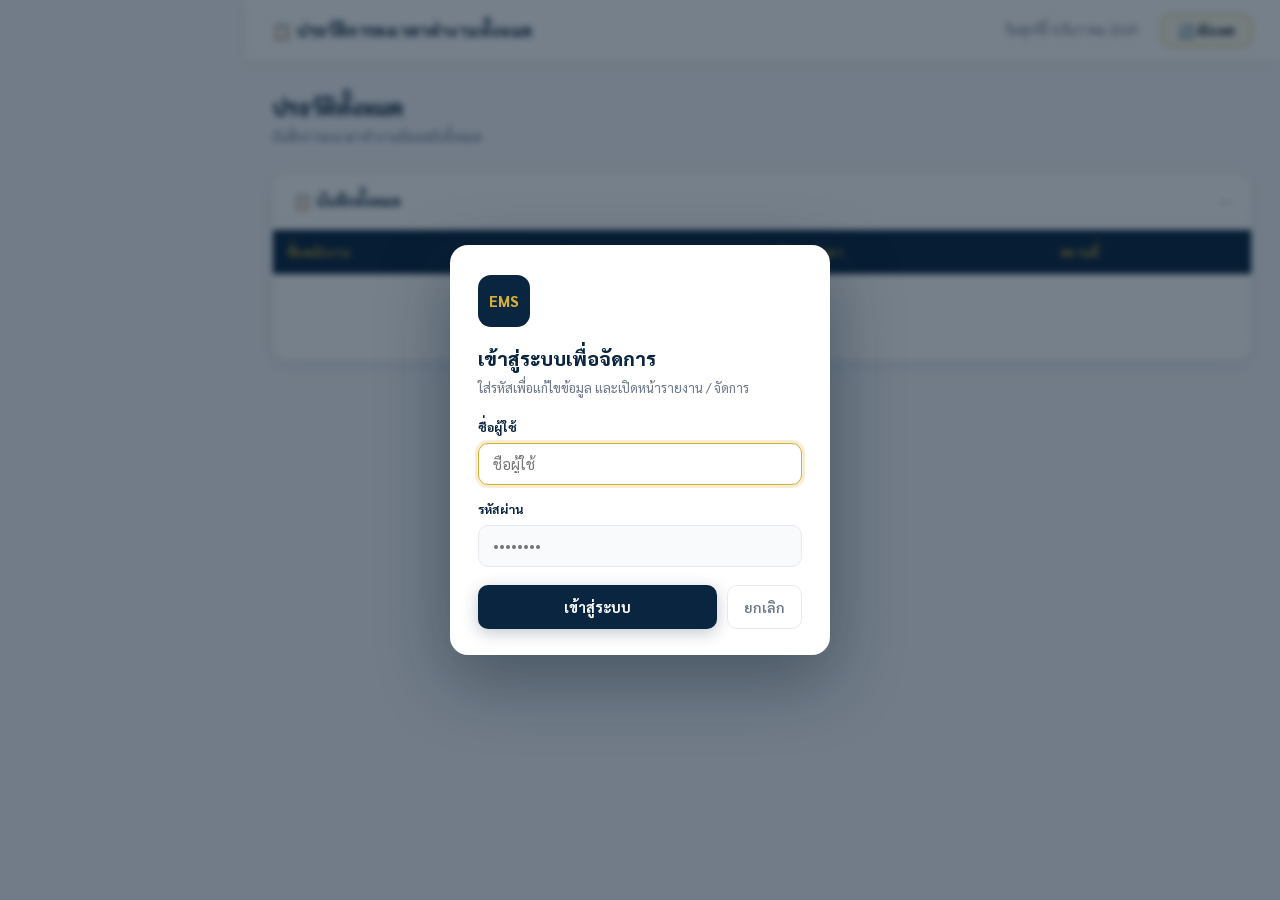
<file: pages/employee.html>
<!DOCTYPE html>
<html lang="th">
<head>
  <meta charset="UTF-8"><meta name="viewport" content="width=device-width, initial-scale=1.0">
  <title>ประวัติทั้งหมด — ระบบพนักงาน</title>
  <link href="https://fonts.googleapis.com/css2?family=Sarabun:wght@300;400;500;600;700;800&display=swap" rel="stylesheet">
  <link rel="stylesheet" href="../css/main.css">
</head>
<body>
<script src="../js/config.js"></script>
<script src="../js/auth.js"></script>
<script src="../js/shell.js"></script>
<script src="../js/api.js"></script>


<div class="app-shell">
  <div id="sidebar-mount"></div>

  <div class="main-content">
    <header class="topbar">
      <div class="topbar-title">📋 ประวัติการลงเวลาทำงานทั้งหมด</div>
      <div class="topbar-right">
        <span class="topbar-date" id="topbar-date"></span>
        <span class="topbar-auth" id="topbar-auth"></span>
        <button class="refresh-btn" id="refresh-btn" onclick="loadData(true)">🔄 อัปเดต</button>
      </div>
    </header>
    <main class="page-content">
      <div class="page-header"><h1>ประวัติทั้งหมด</h1><p>บันทึกการลงเวลาทำงานย้อนหลังทั้งหมด</p></div>
      <div class="table-wrap">
        <div class="table-toolbar">
          <h3>📋 บันทึกทั้งหมด</h3>
          <span id="all-count" style="font-size:13px;color:var(--muted)">—</span>
        </div>
        <div class="table-scroll" style="max-height:600px;overflow-y:auto">
          <table class="data-table">
            <thead><tr><th>ชื่อพนักงาน</th><th>ประเภท</th><th>วันและเวลา</th><th>สถานที่</th></tr></thead>
            <tbody id="table-all"><tr><td colspan="4" class="empty-row">⏳ กำลังโหลด...</td></tr></tbody>
          </table>
        </div>
      </div>
    </main>
  </div>
</div>

<script src="../js/pages.js"></script>
<script>
  document.getElementById("topbar-date").textContent=new Date().toLocaleDateString("th-TH",{weekday:"long",year:"numeric",month:"long",day:"numeric"});

  async function loadData(force=false){
    const btn=document.getElementById("refresh-btn");
    if(btn){btn.classList.add("loading");btn.textContent="⏳ โหลด...";}
    const data=await API.fetchAll(force);
    EmployeePage.renderAll(data.attendance);
    const count=data.attendance.filter(r=>r["เจ้าของ"]).length;
    document.getElementById("all-count").textContent=`ทั้งหมด ${count} รายการ`;
    if(btn){btn.classList.remove("loading");btn.textContent="🔄 อัปเดต";}
  }
  window.addEventListener("load",()=>{
    if(!Auth.isLoggedIn()){ Auth.requirePage(()=>location.reload()); return; }
    Shell.mount({ active:"employee" });
    loadData();
  });
</script>
</body></html>
</file>
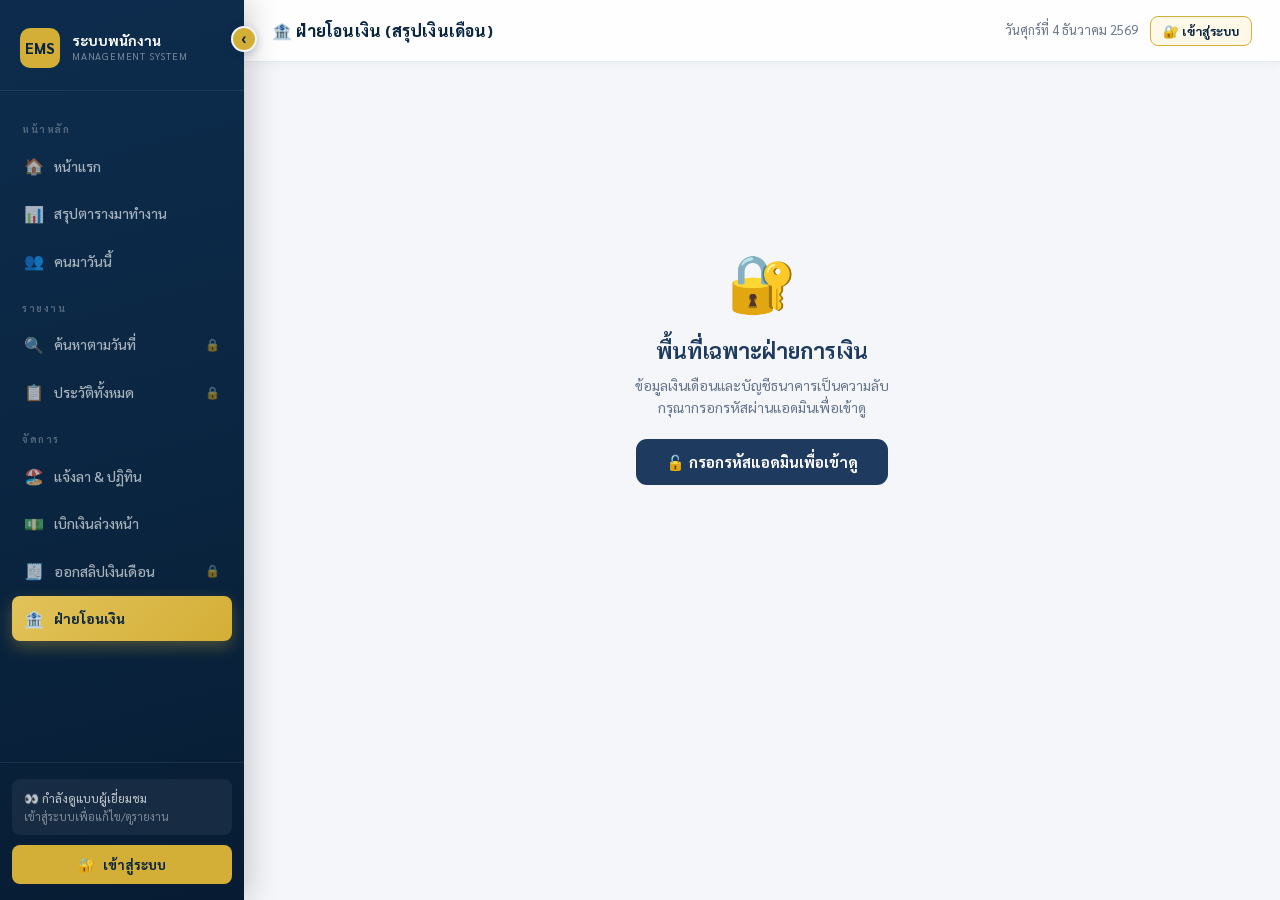
<file: pages/finance.html>
<!DOCTYPE html>
<html lang="th">
<head>
  <meta charset="UTF-8">
  <meta name="viewport" content="width=device-width, initial-scale=1.0">
  <title>ฝ่ายโอนเงิน — สรุปเงินเดือน</title>
  <link href="https://fonts.googleapis.com/css2?family=Sarabun:wght@300;400;500;600;700;800&display=swap" rel="stylesheet">
  <link rel="stylesheet" href="../css/main.css">
  <link rel="stylesheet" href="../css/pages.css">
  <style>
    /* ── Gate (ล็อกรหัสแอดมิน) ── */
    .fin-gate {
      display:flex; flex-direction:column; align-items:center; justify-content:center;
      min-height:60vh; text-align:center; padding:24px;
    }
    .fin-lock { font-size:56px; margin-bottom:8px; }
    .fin-gate h2 { color:#1e3a5f; margin:0 0 6px; font-size:22px; }
    .fin-gate p  { color:#64748b; margin:0 0 20px; font-size:14px; }
    .fin-gate .lock-btn {
      background:#1e3a5f; color:#fff; border:none; padding:13px 30px; border-radius:11px;
      font-family:'Sarabun',sans-serif; font-size:15px; font-weight:700; cursor:pointer;
    }
    .fin-gate .lock-btn:hover { background:#16304f; }

    /* ── Payroll table ── */
    .fin-wrap { display:none; }
    .fin-toolbar { display:flex; align-items:center; justify-content:space-between; flex-wrap:wrap; gap:10px; margin-bottom:14px; }
    .fin-total-badge { background:#dcfce7; color:#166534; padding:7px 16px; border-radius:20px; font-weight:800; font-size:14px; }
    .fin-table-card { background:#fff; border:1px solid #e2e8f0; border-radius:14px; overflow:hidden; margin-bottom:24px; }
    .fin-table-card .card-head { background:#1e3a5f; color:#fff; padding:14px 20px; font-weight:700; font-size:16px; }
    table.fin-table { width:100%; border-collapse:collapse; font-size:13px; }
    table.fin-table th, table.fin-table td { padding:10px 12px; border-bottom:1px solid #eef2f7; white-space:nowrap; }
    table.fin-table th { background:#f8fafc; color:#475569; font-weight:700; text-align:left; position:sticky; top:0; }
    table.fin-table td.num { text-align:right; font-variant-numeric:tabular-nums; }
    table.fin-table tr:hover td { background:#f9fbff; }
    table.fin-table tfoot td { font-weight:800; color:#1e3a5f; background:#f1f5f9; border-top:2px solid #cbd5e1; }
    .fin-scroll { overflow-x:auto; }

    /* ── Bank copy list ── */
    .bank-card { background:#fff; border:1px solid #e2e8f0; border-radius:14px; overflow:hidden; }
    .bank-card .card-head { background:#0f766e; color:#fff; padding:14px 20px; font-weight:700; font-size:16px;
      display:flex; align-items:center; justify-content:space-between; }
    .bank-list { padding:8px 0; }
    .bank-row { display:flex; align-items:center; justify-content:space-between; gap:12px;
      padding:11px 20px; border-bottom:1px solid #f1f5f9; }
    .bank-row:last-child { border-bottom:none; }
    .bank-info { font-size:14px; color:#1e293b; }
    .bank-info b { color:#0f766e; }
    .bank-acc { font-family:'Sarabun',monospace; font-weight:700; letter-spacing:.5px; }
    .copy-btn { background:#ecfdf5; border:1px solid #99f6e4; color:#0f766e; border-radius:8px;
      padding:6px 13px; font-size:12px; font-weight:700; cursor:pointer; font-family:'Sarabun',sans-serif; white-space:nowrap; }
    .copy-btn:hover { background:#d1fae5; }
    .copy-all { background:#fff; color:#0f766e; border:1px solid #fff; border-radius:8px; padding:5px 12px; font-size:12px; font-weight:700; cursor:pointer; }
    .fin-empty { text-align:center; color:#94a3b8; padding:40px 20px; }
  </style>
</head>
<body>
<script src="../js/config.js"></script>
<script src="../js/auth.js"></script>
<script src="../js/shell.js"></script>
<script src="../js/api.js"></script>
<script src="../js/ui-modal.js"></script>

<div class="app-shell">
  <div id="sidebar-mount"></div>

  <div class="main-content">
    <header class="topbar">
      <div class="topbar-title">🏦 ฝ่ายโอนเงิน (สรุปเงินเดือน)</div>
      <div class="topbar-right">
        <span class="topbar-date" id="topbar-date"></span>
        <span class="topbar-auth" id="topbar-auth"></span>
      </div>
    </header>

    <main class="page-content">

      <!-- ── ล็อกรหัสแอดมิน (แสดงก่อนเสมอ) ── -->
      <div class="fin-gate" id="fin-gate">
        <div class="fin-lock">🔐</div>
        <h2>พื้นที่เฉพาะฝ่ายการเงิน</h2>
        <p>ข้อมูลเงินเดือนและบัญชีธนาคารเป็นความลับ<br>กรุณากรอกรหัสผ่านแอดมินเพื่อเข้าดู</p>
        <button class="lock-btn" id="fin-unlock-btn">🔓 กรอกรหัสแอดมินเพื่อเข้าดู</button>
      </div>

      <!-- ── เนื้อหา (โชว์เมื่อรหัสถูก) ── -->
      <div class="fin-wrap" id="fin-wrap">
        <div class="page-header">
          <h1>สรุปยอดเงินเดือน — สำหรับฝ่ายโอนเงิน</h1>
          <p>ตรวจสอบยอดและบัญชีก่อนโอนให้พนักงาน</p>
        </div>

        <div class="fin-toolbar">
          <span class="fin-total-badge" id="fin-total">รวมจ่ายทั้งหมด ฿0</span>
          <button class="lock-btn" style="padding:8px 18px;font-size:13px" id="fin-refresh">🔄 โหลดข้อมูลใหม่</button>
        </div>

        <div class="fin-table-card">
          <div class="card-head">📊 ตารางสรุปเงินเดือน</div>
          <div class="fin-scroll">
            <table class="fin-table">
              <thead>
                <tr>
                  <th>ชื่อ-นามสกุล</th>
                  <th>เงินเดือน</th>
                  <th>รวมวันทำงาน</th>
                  <th>ค่าเบี้ยเลี้ยง</th>
                  <th>โบนัส</th>
                  <th>ล่วงเวลา</th>
                  <th>หักอื่นๆ</th>
                  <th>รวมเงินได้</th>
                  <th>ธนาคาร</th>
                  <th>เลขบัญชี</th>
                </tr>
              </thead>
              <tbody id="fin-tbody"></tbody>
              <tfoot id="fin-tfoot"></tfoot>
            </table>
          </div>
        </div>

        <div class="bank-card">
          <div class="card-head">
            <span>💳 รายการบัญชีสำหรับโอนเงิน (ก๊อปปี้ได้)</span>
            <button class="copy-all" id="copy-all-btn">📋 คัดลอกทั้งหมด</button>
          </div>
          <div class="bank-list" id="bank-list"></div>
        </div>
      </div>

    </main>
  </div>
</div>

<script>
  document.getElementById("topbar-date").textContent =
    new Date().toLocaleDateString("th-TH",{weekday:"long",year:"numeric",month:"long",day:"numeric"});

  const FinancePage = (() => {
    let _rows = [];
    let _pw = "";

    const COLS = ["เงินเดือน","ค่าเบี้ยเลี้ยง","โบนัส","ล่วงเวลา","หักอื่นๆ","รวมเงินได้"];
    function num(v){ return Number(String(v==null?"":v).replace(/[^0-9.\-]/g,"")) || 0; }
    function fmt(n){ return Number(n).toLocaleString("th-TH",{minimumFractionDigits:2,maximumFractionDigits:2}); }
    function esc(s){ return String(s==null?"":s).replace(/&/g,"&amp;").replace(/</g,"&lt;").replace(/>/g,"&gt;"); }

    async function unlock() {
      const pw = await PasswordModal.ask({
        title: "รหัสผ่านแอดมิน", admin: true,
        hint: "เฉพาะฝ่ายการเงินเท่านั้น"
      });
      if (!pw) return;
      await _load(pw);
    }

    async function _load(pw) {
      try {
        const res = await API.getPayroll({ password: pw });
        let json = {}; try { json = await res.json(); } catch {}
        if (json?.code === "bad_password") { PasswordModal.wrongToast("รหัสผ่านแอดมินไม่ถูกต้อง"); return; }
        if (json?.status !== "ok") { alert("❌ " + (json?.message || "โหลดข้อมูลไม่สำเร็จ")); return; }
        _pw = pw;
        _rows = json.rows || [];
        document.getElementById("fin-gate").style.display = "none";
        document.getElementById("fin-wrap").style.display = "block";
        _render();
      } catch (err) { console.error(err); alert("เชื่อมต่อ Server ไม่ได้"); }
    }

    function _render() {
      const tb = document.getElementById("fin-tbody");
      const tf = document.getElementById("fin-tfoot");
      const bl = document.getElementById("bank-list");

      if (!_rows.length) {
        tb.innerHTML = `<tr><td colspan="10" class="fin-empty">ยังไม่มีข้อมูลในชีต "สรุปเงินเดือน"</td></tr>`;
        tf.innerHTML = ""; bl.innerHTML = `<div class="fin-empty">—</div>`;
        document.getElementById("fin-total").textContent = "รวมจ่ายทั้งหมด ฿0";
        return;
      }

      let grand = 0;
      tb.innerHTML = _rows.map(r => {
        const name = r["ชื่อ-นามสกุล"] || r["ชื่อพนักงาน"] || "";
        const net  = num(r["รวมเงินได้"]) || (num(r["เงินเดือน"])+num(r["ค่าเบี้ยเลี้ยง"])+num(r["โบนัส"])+num(r["ล่วงเวลา"])-num(r["หักอื่นๆ"]));
        grand += net;
        return `<tr>
          <td>${esc(name)}</td>
          <td class="num">${fmt(num(r["เงินเดือน"]))}</td>
          <td class="num">${esc(r["รวมวันทำงาน"]||"-")}</td>
          <td class="num">${fmt(num(r["ค่าเบี้ยเลี้ยง"]))}</td>
          <td class="num">${fmt(num(r["โบนัส"]))}</td>
          <td class="num">${fmt(num(r["ล่วงเวลา"]))}</td>
          <td class="num" style="color:#dc2626">${fmt(num(r["หักอื่นๆ"]))}</td>
          <td class="num" style="font-weight:800;color:#16a34a">${fmt(net)}</td>
          <td>${esc(r["ธนาคาร"]||"-")}</td>
          <td class="bank-acc">${esc(r["เลขบัญชี"]||"-")}</td>
        </tr>`;
      }).join("");

      tf.innerHTML = `<tr><td colspan="7" style="text-align:right">รวมเงินได้ทั้งหมด</td>
        <td class="num">฿${fmt(grand)}</td><td colspan="2"></td></tr>`;
      document.getElementById("fin-total").textContent = `รวมจ่ายทั้งหมด ฿${fmt(grand)} • ${_rows.length} คน`;

      // รายการบัญชีก๊อปปี้
      bl.innerHTML = _rows.map((r,i) => {
        const name = r["ชื่อ-นามสกุล"] || r["ชื่อพนักงาน"] || "";
        const bank = r["ธนาคาร"] || "-";
        const acc  = r["เลขบัญชี"] || "-";
        const net  = num(r["รวมเงินได้"]) || (num(r["เงินเดือน"])+num(r["ค่าเบี้ยเลี้ยง"])+num(r["โบนัส"])+num(r["ล่วงเวลา"])-num(r["หักอื่นๆ"]));
        const line = `${bank} ${acc} ${name} = ${fmt(net)} บาท`;
        return `<div class="bank-row">
          <div class="bank-info"><b>${esc(bank)}</b> <span class="bank-acc">${esc(acc)}</span> — ${esc(name)} • <b>฿${fmt(net)}</b></div>
          <button class="copy-btn" data-line="${esc(line)}">📋 คัดลอก</button>
        </div>`;
      }).join("");

      bl.querySelectorAll(".copy-btn").forEach(b => b.addEventListener("click", () => {
        _copy(b.dataset.line); b.textContent = "✅ คัดลอกแล้ว"; setTimeout(()=>b.textContent="📋 คัดลอก",1400);
      }));
    }

    function _copy(text) {
      if (navigator.clipboard) navigator.clipboard.writeText(text).catch(()=>_fallbackCopy(text));
      else _fallbackCopy(text);
    }
    function _fallbackCopy(text){ const t=document.createElement("textarea"); t.value=text; document.body.appendChild(t); t.select(); try{document.execCommand("copy");}catch(e){} document.body.removeChild(t); }

    function copyAll() {
      const lines = _rows.map(r => {
        const name = r["ชื่อ-นามสกุล"] || r["ชื่อพนักงาน"] || "";
        const net  = num(r["รวมเงินได้"]) || (num(r["เงินเดือน"])+num(r["ค่าเบี้ยเลี้ยง"])+num(r["โบนัส"])+num(r["ล่วงเวลา"])-num(r["หักอื่นๆ"]));
        return `${r["ธนาคาร"]||"-"} ${r["เลขบัญชี"]||"-"} ${name} = ${fmt(net)} บาท`;
      }).join("\n");
      _copy(lines);
      const btn = document.getElementById("copy-all-btn");
      btn.textContent = "✅ คัดลอกทั้งหมดแล้ว"; setTimeout(()=>btn.textContent="📋 คัดลอกทั้งหมด",1600);
    }

    function init() {
      document.getElementById("fin-unlock-btn").addEventListener("click", unlock);
      document.getElementById("fin-refresh").addEventListener("click", () => _pw && _load(_pw));
      document.getElementById("copy-all-btn").addEventListener("click", copyAll);
    }
    return { init };
  })();

  window.addEventListener("load", () => {
    // หน้าเปิดสาธารณะได้ แต่ "ไม่แสดงข้อมูล" จนกว่าจะกรอกรหัสแอดมินถูก
    Shell.mount({ active:"finance" });
    FinancePage.init();
  });
</script>
</body></html>
</file>
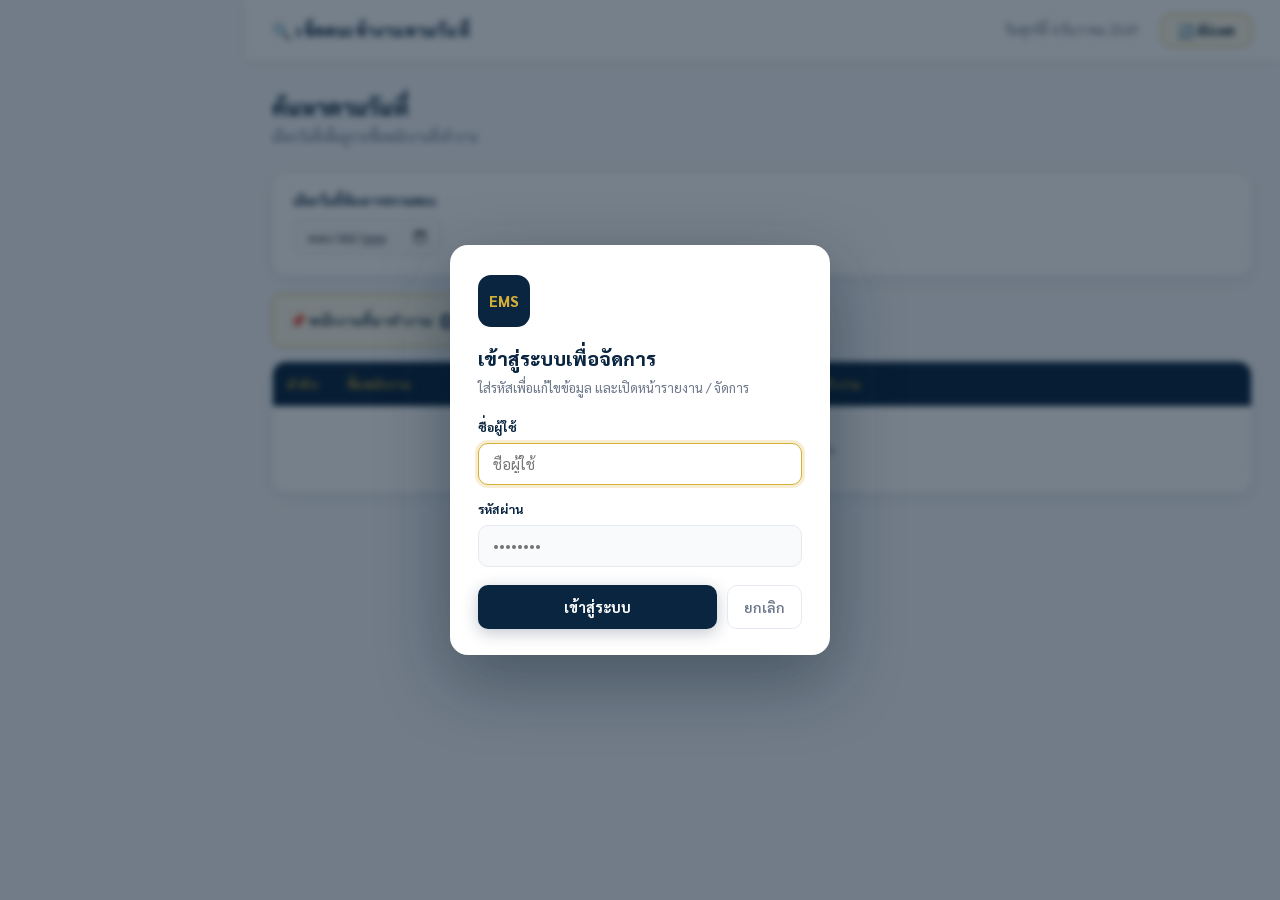
<file: pages/search.html>
<!DOCTYPE html>
<html lang="th">
<head>
  <meta charset="UTF-8"><meta name="viewport" content="width=device-width, initial-scale=1.0">
  <title>ค้นหาตามวันที่ — ระบบพนักงาน</title>
  <link href="https://fonts.googleapis.com/css2?family=Sarabun:wght@300;400;500;600;700;800&display=swap" rel="stylesheet">
  <link rel="stylesheet" href="../css/main.css">
  <link rel="stylesheet" href="../css/pages.css">
</head>
<body>
<script src="../js/config.js"></script>
<script src="../js/auth.js"></script>
<script src="../js/shell.js"></script>
<script src="../js/api.js"></script>


<div class="app-shell">
  <div id="sidebar-mount"></div>

  <div class="main-content">
    <header class="topbar">
      <div class="topbar-title">🔍 เช็คคนเข้างานตามวันที่</div>
      <div class="topbar-right">
        <span class="topbar-date" id="topbar-date"></span>
        <span class="topbar-auth" id="topbar-auth"></span>
        <button class="refresh-btn" id="refresh-btn" onclick="loadData(true)">🔄 อัปเดต</button>
      </div>
    </header>
    <main class="page-content">
      <div class="page-header"><h1>ค้นหาตามวันที่</h1><p>เลือกวันที่เพื่อดูรายชื่อพนักงานที่เข้างาน</p></div>

      <div class="search-filter">
        <div>
          <label>เลือกวันที่ต้องการตรวจสอบ:</label>
          <input type="date" id="search-date-input">
        </div>
      </div>

      <div class="result-badge">📌 พนักงานที่มาทำงาน: <span id="search-count">0</span> คน</div>

      <div class="table-wrap">
        <div class="table-scroll">
          <table class="data-table">
            <thead><tr><th style="width:60px">ลำดับ</th><th>ชื่อพนักงาน</th><th>เวลาเข้างาน</th></tr></thead>
            <tbody id="table-search">
              <tr><td colspan="3" class="empty-row">👆 กรุณาเลือกวันที่ด้านบน</td></tr>
            </tbody>
          </table>
        </div>
      </div>
    </main>
  </div>
</div>

<script src="../js/pages.js"></script>
<script>
  document.getElementById("topbar-date").textContent = new Date().toLocaleDateString("th-TH",{weekday:"long",year:"numeric",month:"long",day:"numeric"});

  async function loadData(force=false){
    const btn=document.getElementById("refresh-btn");
    if(btn){btn.classList.add("loading");btn.textContent="⏳ โหลด...";}
    const data=await API.fetchAll(force);
    SearchPage.init(data.attendance);
    if(btn){btn.classList.remove("loading");btn.textContent="🔄 อัปเดต";}
  }
  window.addEventListener("load",()=>{
    if(!Auth.isLoggedIn()){ Auth.requirePage(()=>location.reload()); return; }
    Shell.mount({ active:"search" });
    loadData();
  });
</script>
</body></html>
</file>
<file: css/main.css>
@import url('https://fonts.googleapis.com/css2?family=Sarabun:wght@300;400;500;600;700;800&family=IBM+Plex+Sans+Thai:wght@400;500;600;700&display=swap');

:root {
  --blue:         #0A2540;
  --blue-hover:   #06182a;
  --blue-mid:     #123460;
  --gold:         #D4AF37;
  --gold-hover:   #b5952f;
  --gold-light:   #fdf8e8;
  --gold-pale:    #faf3d0;
  --bg:           #F4F6FA;
  --surface:      #FFFFFF;
  --border:       #E6EAF0;
  --border-soft:  #eef1f6;
  --text:         #1e293b;
  --muted:        #6b7688;
  --red:          #ef4444;
  --green:        #22c55e;
  --yellow:       #eab308;
  --orange:       #f97316;
  --sidebar-w:    244px;
  --radius:       14px;
  --radius-sm:    10px;
  --grad-blue:    linear-gradient(165deg, #0d2c4d 0%, #0A2540 55%, #071c33 100%);
  --grad-gold:    linear-gradient(135deg, #e2c35a 0%, #D4AF37 100%);
  --shadow:       0 1px 2px rgba(16,37,64,.04), 0 6px 20px rgba(16,37,64,.06);
  --shadow-md:    0 4px 12px rgba(16,37,64,.08), 0 18px 40px rgba(16,37,64,.10);
  --ring:         0 0 0 3px rgba(212,175,55,.28);
}

*, *::before, *::after { margin: 0; padding: 0; box-sizing: border-box; }
html { font-size: 15px; scroll-behavior: smooth; -webkit-text-size-adjust: 100%; }
body {
  font-family: 'Sarabun', 'IBM Plex Sans Thai', sans-serif;
  background: var(--bg);
  color: var(--text);
  min-height: 100vh;
  line-height: 1.6;
  -webkit-font-smoothing: antialiased;
  text-rendering: optimizeLegibility;
}
a { color: inherit; text-decoration: none; }

.app-shell { display: flex; min-height: 100vh; }

.sidebar {
  width: var(--sidebar-w);
  background: var(--grad-blue);
  display: flex;
  flex-direction: column;
  position: fixed;
  top: 0; left: 0; bottom: 0;
  z-index: 50;
  box-shadow: 4px 0 30px rgba(0,0,0,.20);
  transition: transform .3s ease;
}

.sidebar-logo {
  padding: 28px 20px 22px;
  border-bottom: 1px solid rgba(255,255,255,.08);
  display: flex; align-items: center; gap: 12px;
}
.sidebar-logo-mark {
  width: 40px; height: 40px; border-radius: 10px;
  background: var(--gold);
  display: flex; align-items: center; justify-content: center;
  font-weight: 800; font-size: 15px; color: var(--blue);
  letter-spacing: 0;
  flex-shrink: 0;
}
.sidebar-logo-text { color: #fff; }
.sidebar-logo-text .title  { font-size: 14px; font-weight: 700; line-height: 1.2; }
.sidebar-logo-text .sub    { font-size: 10px; color: rgba(255,255,255,.45); letter-spacing: .8px; text-transform: uppercase; }

.sidebar-nav { flex: 1; padding: 16px 12px; overflow-y: auto; scrollbar-width: thin; scrollbar-color: rgba(255,255,255,.14) transparent; }
.sidebar-nav::-webkit-scrollbar { width: 6px; }
.sidebar-nav::-webkit-scrollbar-track { background: transparent; }
.sidebar-nav::-webkit-scrollbar-thumb { background: rgba(255,255,255,.12); border-radius: 3px; }
.sidebar-nav::-webkit-scrollbar-thumb:hover { background: rgba(255,255,255,.26); }
.nav-section-label {
  font-size: 10px; font-weight: 700; letter-spacing: 1.5px;
  text-transform: uppercase; color: rgba(255,255,255,.3);
  padding: 14px 10px 6px;
}
.nav-item {
  display: flex; align-items: center; gap: 10px;
  padding: 10px 12px; border-radius: 8px;
  color: rgba(255,255,255,.65); font-size: 14px; font-weight: 500;
  cursor: pointer; transition: all .2s;
  margin-bottom: 2px;
  text-decoration: none;
}
.nav-item:hover { background: rgba(255,255,255,.08); color: #fff; }
.nav-item.active { background: var(--grad-gold); color: var(--blue); font-weight: 700; box-shadow: 0 6px 16px rgba(212,175,55,.32); }
.nav-item .nav-icon { font-size: 16px; width: 20px; text-align: center; flex-shrink: 0; }

.sidebar-footer {
  padding: 16px 12px;
  border-top: 1px solid rgba(255,255,255,.08);
}
.sidebar-user {
  display: flex; align-items: center; gap: 10px;
  padding: 10px 12px; border-radius: 8px;
  background: rgba(255,255,255,.06);
  margin-bottom: 8px;
}
.sidebar-user .avatar {
  width: 32px; height: 32px; border-radius: 50%;
  background: var(--gold); color: var(--blue);
  display: flex; align-items: center; justify-content: center;
  font-weight: 800; font-size: 13px; flex-shrink: 0;
}
.sidebar-user .uinfo .uname { font-size: 13px; font-weight: 600; color: #fff; }
.sidebar-user .uinfo .urole { font-size: 10px; color: rgba(255,255,255,.4); }
.logout-btn {
  display: flex; align-items: center; gap: 8px;
  padding: 9px 12px; border-radius: 8px;
  color: rgba(255,255,255,.5); font-size: 13px;
  cursor: pointer; transition: all .2s; width: 100%;
  background: none; border: none; font-family: inherit;
}
.logout-btn:hover { background: rgba(239,68,68,.15); color: #ef4444; }

.main-content {
  margin-left: var(--sidebar-w);
  flex: 1;
  display: flex;
  flex-direction: column;
  min-height: 100vh;
}

.topbar {
  background: rgba(255,255,255,.85);
  backdrop-filter: saturate(180%) blur(8px);
  border-bottom: 1px solid var(--border);
  padding: 0 28px;
  height: 62px;
  display: flex; align-items: center; justify-content: space-between;
  position: sticky; top: 0; z-index: 40;
  box-shadow: 0 1px 12px rgba(16,37,64,.05);
}
.topbar-title { font-size: 16px; font-weight: 800; color: var(--blue); letter-spacing: .2px; }
.topbar-right  { display: flex; align-items: center; gap: 12px; }
.topbar-date   { font-size: 13px; color: var(--muted); }

.refresh-btn {
  background: var(--gold-light); border: 1px solid var(--gold);
  color: var(--blue); padding: 7px 16px; border-radius: var(--radius-sm);
  cursor: pointer; font-size: 13px; font-weight: 700;
  font-family: inherit; transition: all .2s;
  display: flex; align-items: center; gap: 6px;
}
.refresh-btn:hover { background: var(--gold); transform: translateY(-1px); }
.refresh-btn.loading { opacity: .6; pointer-events: none; }

.page-content {
  padding: 28px;
  flex: 1;
}
.page-header { margin-bottom: 24px; }
.page-header h1 { font-size: 22px; font-weight: 800; color: var(--blue); }
.page-header p  { font-size: 13px; color: var(--muted); margin-top: 2px; }

.stat-cards { display: grid; grid-template-columns: repeat(4, 1fr); gap: 14px; margin-bottom: 22px; }
.stat-card {
  background: var(--surface); border-radius: var(--radius);
  padding: 15px 16px; border: 1px solid var(--border);
  box-shadow: var(--shadow);
  display: flex; align-items: center; gap: 12px;
  position: relative; overflow: hidden; min-width: 0;
  transition: transform .2s ease, box-shadow .2s ease;
}
.stat-card:hover { transform: translateY(-2px); box-shadow: var(--shadow-md); }
.stat-card::before {
  content: ''; position: absolute; left: 0; top: 0; bottom: 0; width: 4px;
}
.stat-card.green::before  { background: var(--green); }
.stat-card.yellow::before { background: var(--yellow); }
.stat-card.orange::before { background: var(--orange); }
.stat-card.red::before    { background: var(--red); }

.stat-icon { font-size: 22px; flex-shrink: 0; }
.stat-info { min-width: 0; }
.stat-info .stat-label { font-size: 12px; color: var(--muted); font-weight: 500; white-space: nowrap; overflow: hidden; text-overflow: ellipsis; }
.stat-info .stat-value { font-size: 25px; font-weight: 800; color: var(--blue); line-height: 1.1; }
.stat-info .stat-unit  { font-size: 12px; color: var(--muted); }

.table-wrap {
  background: var(--surface); border-radius: var(--radius);
  border: 1px solid var(--border); box-shadow: var(--shadow);
  overflow: hidden;
}
.table-toolbar {
  padding: 16px 20px;
  border-bottom: 1px solid var(--border);
  display: flex; align-items: center; justify-content: space-between; flex-wrap: wrap; gap: 12px;
}
.table-toolbar h3 { font-size: 15px; font-weight: 700; color: var(--blue); }
.table-scroll { overflow-x: auto; -webkit-overflow-scrolling: touch; }

.data-table { width: 100%; border-collapse: separate; border-spacing: 0; font-size: 13.5px; }
.data-table th {
  background: var(--blue); color: var(--gold);
  padding: 12px 14px; font-weight: 600; text-align: left;
  white-space: nowrap; font-size: 12.5px; letter-spacing: .4px;
  text-transform: uppercase;
  position: sticky; top: 0;
}
.data-table th:first-child { border-top-left-radius: 2px; }
.data-table td { padding: 11px 14px; border-bottom: 1px solid var(--border-soft); white-space: nowrap; }
.data-table tbody tr:last-child td { border-bottom: none; }
.data-table tbody tr { transition: background .15s; }
.data-table tbody tr:hover { background: var(--gold-light); }

.map-link {
  display: inline-flex; align-items: center; gap: 5px;
  background: var(--gold-light); border: 1px solid #e8d97a;
  color: var(--blue); padding: 4px 10px; border-radius: 6px;
  font-size: 12px; font-weight: 600; transition: all .2s;
}
.map-link:hover { background: var(--gold); }

.badge-type {
  display: inline-block; padding: 3px 8px; border-radius: 5px;
  font-size: 12px; font-weight: 600;
  background: rgba(10,37,64,.06); color: var(--blue);
}

.empty-row { text-align: center; color: var(--muted); padding: 32px !important; }
.center    { text-align: center; }

.selector-row {
  display: flex; gap: 12px; flex-wrap: wrap;
  padding: 16px 20px; border-bottom: 1px solid var(--border); background: var(--gold-light);
}
select.ui-select {
  padding: 9px 14px; border: 1px solid var(--border);
  border-radius: 8px; font-family: inherit; font-size: 13px;
  color: var(--text); background: var(--surface);
  outline: none; cursor: pointer; transition: border-color .2s;
  min-width: 180px;
}
select.ui-select:focus { border-color: var(--gold); box-shadow: 0 0 0 3px rgba(212,175,55,.2); }

.form-card {
  background: var(--surface); border-radius: var(--radius);
  border: 1px solid var(--border); box-shadow: var(--shadow);
  overflow: hidden; margin-bottom: 24px;
}
.form-card-header {
  padding: 16px 22px; background: var(--blue); color: #fff;
  font-size: 15px; font-weight: 700;
  display: flex; align-items: center; gap: 8px;
}
.form-body { padding: 22px; }
.form-grid { display: grid; grid-template-columns: 1fr 1fr; gap: 16px; }
.form-group { display: flex; flex-direction: column; gap: 5px; }
.form-group label { font-size: 13px; font-weight: 600; color: var(--blue); }
.form-group input,
.form-group select {
  padding: 10px 13px; border: 1px solid var(--border);
  border-radius: 8px; font-family: inherit; font-size: 14px;
  background: #fafafa; color: var(--text); outline: none;
  transition: all .2s;
}
.form-group input:focus,
.form-group select:focus {
  border-color: var(--gold); box-shadow: var(--ring); background: #fff;
}
.form-group.full { grid-column: 1 / -1; }

.submit-btn {
  width: 100%; padding: 13px; border: none; border-radius: var(--radius-sm);
  background: var(--grad-gold); color: var(--blue);
  font-family: inherit; font-size: 15px; font-weight: 700;
  cursor: pointer; transition: transform .2s, box-shadow .2s, filter .2s; margin-top: 4px;
  box-shadow: 0 6px 18px rgba(212,175,55,.32); letter-spacing: .3px;
}
.submit-btn:hover { filter: brightness(1.03); transform: translateY(-1px); box-shadow: 0 10px 24px rgba(212,175,55,.42); }
.submit-btn:disabled { opacity: .5; cursor: not-allowed; transform: none; }

#calendar-container {
  background: var(--surface); padding: 16px; border-radius: var(--radius);
  border: 1px solid var(--border); box-shadow: var(--shadow);
}
.fc .fc-button-primary { background: var(--blue) !important; border-color: var(--blue) !important; border-radius: 6px; font-family: inherit; }
.fc .fc-button-primary:hover { background: var(--blue-hover) !important; }
.fc .fc-toolbar-title { color: var(--blue); font-weight: 800; font-size: 16px !important; }

@media (max-width: 1024px) {
  .stat-cards { grid-template-columns: repeat(2, 1fr); }
}
@media (max-width: 768px) {
  .sidebar { transform: translateX(-100%); }
  .sidebar.open { transform: translateX(0); }
  .main-content { margin-left: 0; }
  .stat-cards { grid-template-columns: 1fr 1fr; }
  .form-grid   { grid-template-columns: 1fr; }
  .page-content { padding: 16px; }
}
@media (max-width: 480px) {
  .stat-cards { grid-template-columns: 1fr; }
}

.mobile-menu-btn {
  display: none;
  position: fixed; top: 11px; left: 12px; z-index: 60;
  width: 40px; height: 40px; border-radius: 10px;
  border: 1px solid var(--border); background: var(--surface);
  color: var(--blue); font-size: 20px; line-height: 1;
  cursor: pointer; box-shadow: 0 2px 10px rgba(10,37,64,.12);
  align-items: center; justify-content: center;
}
.mobile-menu-btn:active { transform: scale(.95); }

.sidebar-backdrop {
  display: none; position: fixed; inset: 0;
  background: rgba(10,37,64,.45); z-index: 45;
  opacity: 0; transition: opacity .25s;
}
.sidebar-backdrop.show { display: block; opacity: 1; }

.nav-item .nav-text { flex: 1; }
.nav-lock { font-size: 12px; opacity: .8; margin-left: auto; }

.sidebar-guest {
  font-size: 12px; line-height: 1.5; color: rgba(255,255,255,.75);
  background: rgba(255,255,255,.06); border-radius: 8px;
  padding: 10px 12px; margin-bottom: 10px;
}
.sidebar-guest span { color: rgba(255,255,255,.45); font-size: 11px; }

.login-cta {
  display: flex; align-items: center; justify-content: center; gap: 8px;
  width: 100%; padding: 11px 12px; border-radius: 8px; border: none;
  background: var(--gold); color: var(--blue);
  font-family: inherit; font-size: 13.5px; font-weight: 700;
  cursor: pointer; transition: all .2s;
}
.login-cta:hover { background: var(--gold-hover); }

.topbar-auth {
  display: inline-flex; align-items: center; gap: 8px;
  font-size: 12.5px; font-weight: 600;
}
.topbar-auth .chip-guest { color: var(--muted); }
.topbar-auth .chip-user  { color: var(--blue); }
.topbar-auth button {
  border: 1px solid var(--gold); background: var(--gold-light);
  color: var(--blue); padding: 6px 12px; border-radius: 8px;
  font-family: inherit; font-size: 12.5px; font-weight: 700; cursor: pointer;
  transition: all .2s;
}
.topbar-auth button:hover { background: var(--gold); }

.auth-modal-overlay {
  position: fixed; inset: 0; z-index: 9998;
  background: rgba(6,24,42,.55); backdrop-filter: blur(3px);
  display: none; align-items: center; justify-content: center; padding: 18px;
}
.auth-modal-overlay.show { display: flex; }
.auth-modal {
  width: 380px; max-width: 100%;
  background: #fff; border-radius: 18px; padding: 30px 28px 26px;
  box-shadow: 0 24px 70px rgba(6,24,42,.4);
  animation: authIn .2s ease;
}
@keyframes authIn { from{transform:translateY(10px) scale(.97);opacity:0} to{transform:none;opacity:1} }
.auth-modal-mark {
  width: 52px; height: 52px; border-radius: 13px; background: var(--blue);
  color: var(--gold); display: flex; align-items: center; justify-content: center;
  font-weight: 800; font-size: 15px; margin-bottom: 16px;
}
.auth-modal h2 { font-size: 19px; font-weight: 800; color: var(--blue); }
.auth-modal-sub { font-size: 13px; color: var(--muted); margin: 4px 0 18px; }
.auth-modal label {
  display: block; font-size: 12.5px; font-weight: 700; color: var(--blue);
  margin: 0 0 6px;
}
.auth-modal input {
  width: 100%; padding: 11px 14px; margin-bottom: 14px;
  border: 1.5px solid var(--border); border-radius: 10px;
  font-family: inherit; font-size: 14.5px; background: #f8fafc; color: var(--text);
  outline: none; transition: all .2s;
}
.auth-modal input:focus {
  border-color: var(--gold); background: #fff; box-shadow: 0 0 0 3px rgba(212,175,55,.22);
}
.auth-error {
  display: none; align-items: center; gap: 8px;
  background: #fef2f2; border: 1px solid #fecaca; color: #dc2626;
  padding: 9px 13px; border-radius: 9px; font-size: 12.5px; margin-bottom: 14px;
}
.auth-error.show { display: flex; }
.auth-actions { display: flex; gap: 10px; margin-top: 4px; }
.auth-btn-primary {
  flex: 1; padding: 12px; border: none; border-radius: 10px;
  background: var(--blue); color: #fff; font-family: inherit;
  font-size: 14.5px; font-weight: 700; cursor: pointer; transition: all .2s;
  box-shadow: 0 4px 16px rgba(10,37,64,.25);
}
.auth-btn-primary:hover { background: var(--blue-hover); transform: translateY(-1px); }
.auth-btn-ghost {
  padding: 12px 16px; border: 1.5px solid var(--border); border-radius: 10px;
  background: #fff; color: var(--muted); font-family: inherit;
  font-size: 14px; font-weight: 600; cursor: pointer; transition: all .2s;
}
.auth-btn-ghost:hover { background: #f1f5f9; }

@media (max-width: 768px) {
  .mobile-menu-btn { display: flex; }
  .sidebar { box-shadow: 8px 0 40px rgba(0,0,0,.3); }
  .topbar { padding-left: 64px; }
  .topbar-title { font-size: 15px; }
  .auth-modal { padding: 26px 20px 22px; }
}
@media (max-width: 480px) {
  .topbar-date { display: none; }
}

.nav-item:focus-visible,
.login-cta:focus-visible,
.logout-btn:focus-visible,
.refresh-btn:focus-visible,
.auth-btn-primary:focus-visible {
  outline: 2px solid var(--gold); outline-offset: 2px;
}
@media (prefers-reduced-motion: reduce) {
  * { animation: none !important; transition: none !important; }
}

.sidebar-collapse-btn {
  display: none;
  position: fixed; top: 26px;
  left: calc(var(--sidebar-w) - 13px);
  width: 26px; height: 26px; border-radius: 50%;
  background: var(--gold); color: var(--blue);
  border: 2px solid var(--bg);
  align-items: center; justify-content: center;
  font-size: 16px; font-weight: 800; line-height: 1;
  cursor: pointer; z-index: 60;
  box-shadow: 0 2px 8px rgba(10,37,64,.25);
  transition: left .28s ease, background .2s;
}
.sidebar-collapse-btn:hover  { background: var(--gold-hover); }
.sidebar-collapse-btn:active { transform: scale(.92); }

.sidebar      { transition: transform .3s ease, width .28s ease; }
.main-content { transition: margin-left .28s ease; }

@media (min-width: 769px) {
  :root { --sidebar-w-collapsed: 76px; }

  .sidebar-collapse-btn { display: flex; }

  body.sidebar-collapsed .sidebar       { width: var(--sidebar-w-collapsed); }
  body.sidebar-collapsed .main-content  { margin-left: var(--sidebar-w-collapsed); }
  body.sidebar-collapsed .sidebar-collapse-btn { left: calc(var(--sidebar-w-collapsed) - 13px); }

  body.sidebar-collapsed .sidebar-logo-text,
  body.sidebar-collapsed .nav-text,
  body.sidebar-collapsed .nav-lock,
  body.sidebar-collapsed .nav-section-label,
  body.sidebar-collapsed .sidebar-user .uinfo,
  body.sidebar-collapsed .sidebar-guest,
  body.sidebar-collapsed .btn-label {
    display: none;
  }

  body.sidebar-collapsed .sidebar-logo { justify-content: center; padding: 24px 0 20px; }
  body.sidebar-collapsed .sidebar-nav  { padding: 16px 10px; }
  body.sidebar-collapsed .nav-item     { justify-content: center; padding: 11px 0; }
  body.sidebar-collapsed .nav-item .nav-icon { width: auto; }
  body.sidebar-collapsed .sidebar-footer { padding: 14px 10px; }
  body.sidebar-collapsed .sidebar-user {
    justify-content: center; padding: 8px 0; background: none; margin-bottom: 6px;
  }
  body.sidebar-collapsed .logout-btn,
  body.sidebar-collapsed .login-cta {
    justify-content: center; padding: 10px 0; gap: 0;
  }
}
</file>
<file: css/attendance.css>
.att-wrap {
  background: var(--surface);
  border-radius: var(--radius);
  border: 1px solid var(--border);
  box-shadow: var(--shadow);
  overflow: hidden;
}

#att-grid {
  overflow-x: auto;
  -webkit-overflow-scrolling: touch;
  max-height: 560px;
  overflow-y: auto;
}

.att-table {
  width: max-content;
  border-collapse: separate;
  border-spacing: 0;
  font-size: 12.5px;
}

.att-table thead tr {
  position: sticky;
  top: 0;
  z-index: 10;
}

.att-th-name {
  background: var(--blue);
  color: var(--gold);
  padding: 10px 16px;
  font-weight: 700;
  text-align: left;
  white-space: nowrap;
  min-width: 160px;
  position: sticky;
  left: 0;
  z-index: 20;
  border-right: 2px solid rgba(255,255,255,.15);
  font-size: 13px;
}

.att-th-day {
  background: var(--blue);
  color: var(--gold);
  padding: 8px 2px;
  text-align: center;
  font-weight: 600;
  min-width: 30px;
  max-width: 30px;
  width: 30px;
  border-right: 1px solid rgba(255,255,255,.05);
  line-height: 1.2;
  font-size: 11.5px;
}

.att-th-day.weekend {
  color: rgba(255,255,255,.35);
  background: var(--blue-mid);
}

.att-th-day .dow {
  font-size: 9px;
  font-weight: 400;
  opacity: .7;
  display: block;
}

.att-th-stat {
  background: var(--blue);
  color: var(--gold);
  padding: 10px 10px;
  text-align: center;
  white-space: nowrap;
  font-size: 11px;
  font-weight: 600;
  min-width: 52px;
}

.att-name {
  padding: 8px 14px;
  font-weight: 600;
  color: var(--blue);
  white-space: nowrap;
  background: #f8fafc;
  border-right: 2px solid var(--border);
  border-bottom: 1px solid var(--border);
  position: sticky;
  left: 0;
  z-index: 5;
  font-size: 13px;
}

.att-cell {
  text-align: center;
  padding: 0;
  width: 30px; height: 32px;
  border-right: 1px solid rgba(0,0,0,.04);
  border-bottom: 1px solid var(--border);
  font-size: 12.5px;
  font-weight: 700;
  vertical-align: middle;
  transition: transform .1s;
  cursor: default;
}
.att-future {
  width: 30px; height: 32px;
  background: repeating-linear-gradient(45deg,#f8fafc,#f8fafc 4px,#f1f5f9 4px,#f1f5f9 8px);
  border-right: 1px solid rgba(0,0,0,.04);
  border-bottom: 1px solid var(--border);
  cursor: default;
}

.att-cell.ontime {
  background: #dcfce7;
  color: #16a34a;
}
.att-cell.late {
  background: #fef9c3;
  color: #a16207;
}
.att-cell.half {
  background: #ffedd5;
  color: #c2410c;
}
.att-cell.absent {
  background: #fee2e2;
  color: #dc2626;
}
.att-cell.weekend {
  background: #f1f5f9;
  color: #cbd5e1;
  font-size: 11px;
  font-weight: 400;
}
.att-cell.leave {
  background: #ede9fe;
  color: #6d28d9;
}

.att-cell:hover:not(.weekend) {
  transform: scale(1.15);
  z-index: 2;
  box-shadow: 0 2px 8px rgba(0,0,0,.15);
  border-radius: 4px;
}

.att-stat {
  text-align: center;
  padding: 8px 10px;
  font-weight: 700;
  font-size: 14px;
  border-bottom: 1px solid var(--border);
  border-left: 1px solid var(--border);
}
.att-stat.ontime { color: #16a34a; background: #f0fdf4; }
.att-stat.late   { color: #a16207; background: #fefce8; }
.att-stat.half   { color: #c2410c; background: #fff7ed; }
.att-stat.absent { color: #dc2626; background: #fef2f2; }

.att-legend {
  display: flex;
  gap: 16px;
  padding: 12px 16px;
  border-top: 1px solid var(--border);
  flex-wrap: wrap;
  background: #fafafa;
}
.legend-item {
  display: flex;
  align-items: center;
  gap: 6px;
  font-size: 12px;
  color: var(--muted);
  font-weight: 500;
}
.legend-dot {
  width: 14px; height: 14px; border-radius: 3px;
}
.legend-dot.ontime { background: #dcfce7; border: 1.5px solid #16a34a; }
.legend-dot.late   { background: #fef9c3; border: 1.5px solid #a16207; }
.legend-dot.half   { background: #ffedd5; border: 1.5px solid #c2410c; }
.legend-dot.absent { background: #fee2e2; border: 1.5px solid #dc2626; }
</file>
<file: css/pages.css>
.today-list {
  list-style: none;
}
.today-list li {
  display: flex;
  align-items: center;
  gap: 12px;
  padding: 10px 16px;
  border-bottom: 1px solid var(--border);
  font-size: 14px;
  transition: background .2s;
}
.today-list li:last-child { border-bottom: none; }
.today-list li:hover { background: var(--gold-light); }

.today-num {
  width: 24px; height: 24px;
  background: var(--blue); color: var(--gold);
  border-radius: 50%;
  font-size: 11px; font-weight: 700;
  display: inline-flex; align-items: center; justify-content: center;
  flex-shrink: 0;
}

.today-time {
  margin-left: auto;
  font-size: 12px; color: var(--muted);
  background: #f1f5f9; padding: 3px 8px; border-radius: 5px;
}

.search-filter {
  background: var(--surface);
  border: 1px solid var(--border);
  border-radius: var(--radius);
  padding: 18px 20px;
  margin-bottom: 18px;
  box-shadow: var(--shadow);
  display: flex; align-items: flex-end; gap: 14px; flex-wrap: wrap;
}
.search-filter label {
  font-size: 13px; font-weight: 600; color: var(--blue);
  display: block; margin-bottom: 5px;
}
.search-filter input[type="date"] {
  padding: 9px 13px; border: 1px solid var(--border);
  border-radius: 8px; font-size: 14px; font-family: inherit;
  color: var(--text); outline: none; transition: border-color .2s;
  background: #fafafa;
}
.search-filter input[type="date"]:focus {
  border-color: var(--gold); box-shadow: 0 0 0 3px rgba(212,175,55,.2);
}

.result-badge {
  display: inline-flex; align-items: center; gap: 6px;
  background: var(--gold-light); border: 1px solid var(--gold);
  color: var(--blue); padding: 8px 16px; border-radius: 8px;
  font-size: 14px; font-weight: 600; margin-bottom: 14px;
}
.result-badge span { font-size: 22px; font-weight: 800; }

.leave-legend {
  display: flex; gap: 14px; flex-wrap: wrap;
  padding: 12px 16px; font-size: 12px;
  border-bottom: 1px solid var(--border);
  background: #fafafa;
}
.leave-legend-item {
  display: flex; align-items: center; gap: 5px; color: var(--muted); font-weight: 500;
}
.leave-dot {
  width: 12px; height: 12px; border-radius: 50%;
}
</file>
